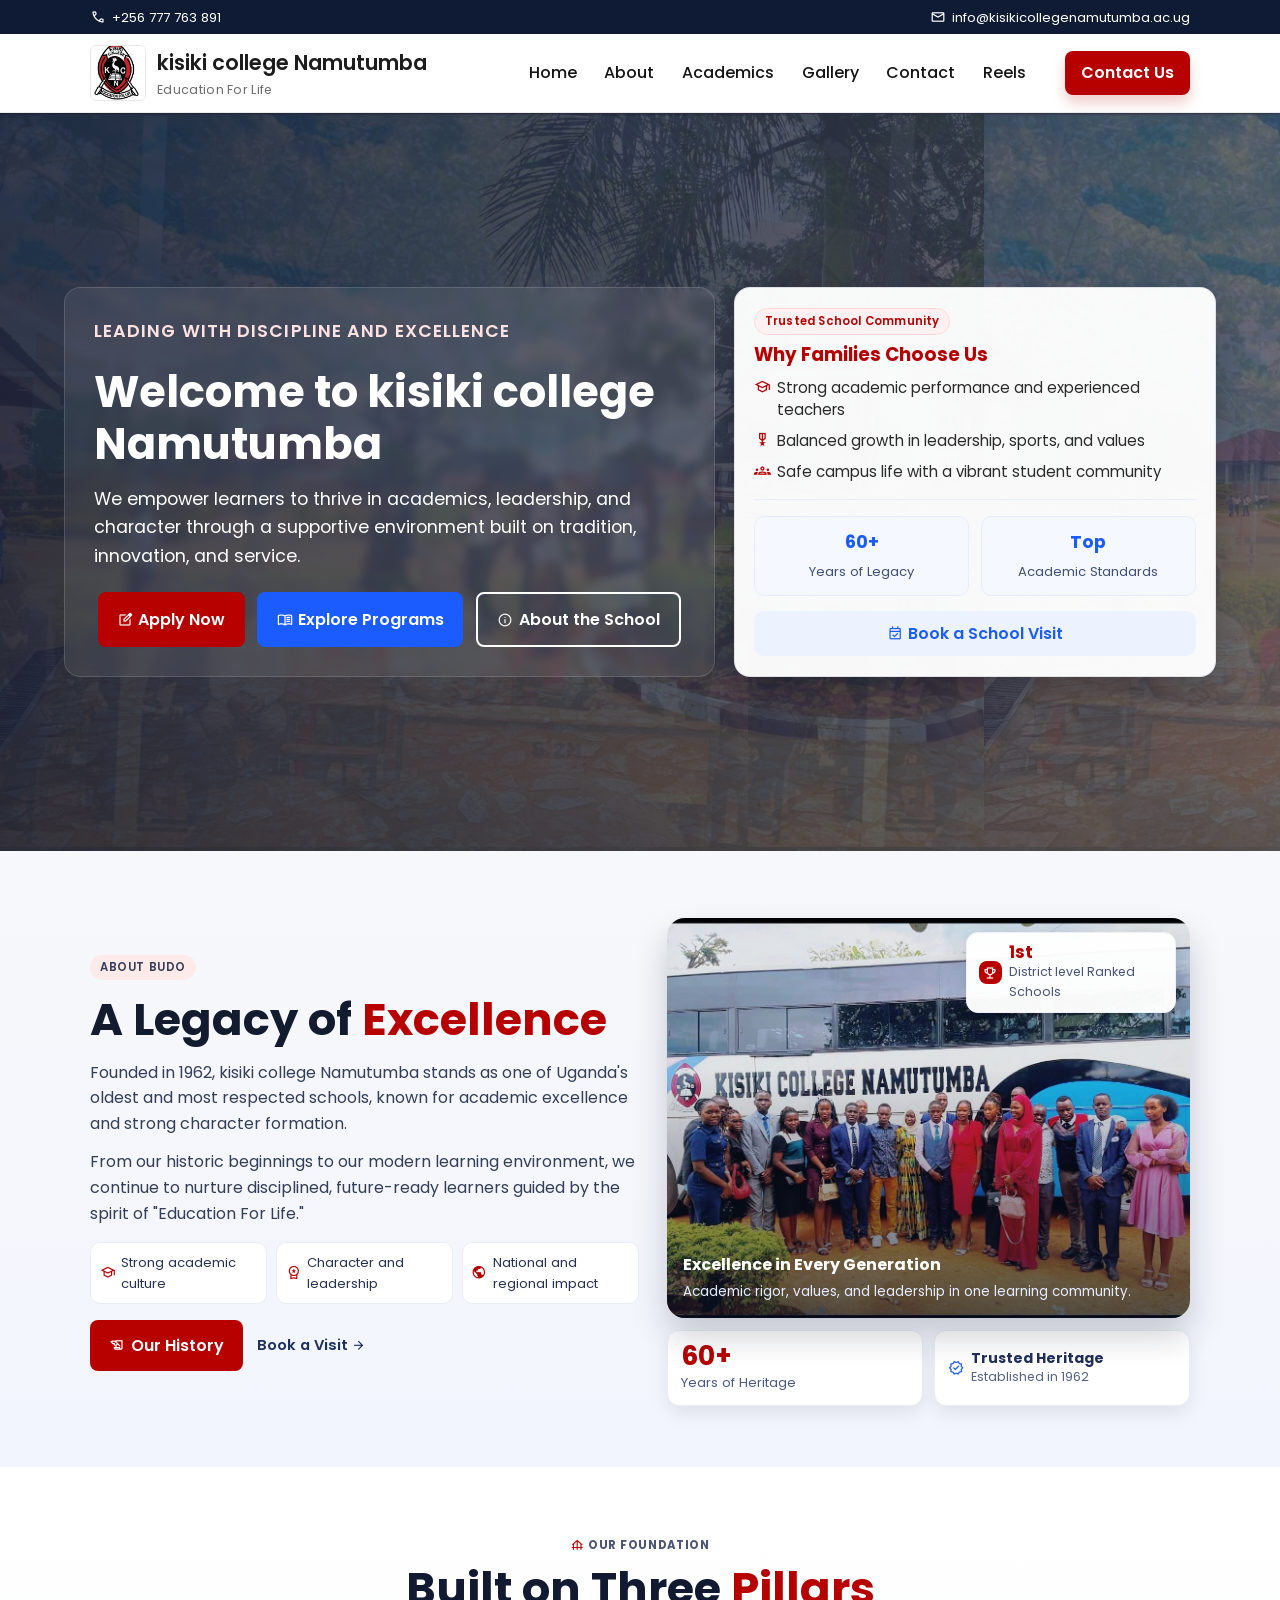
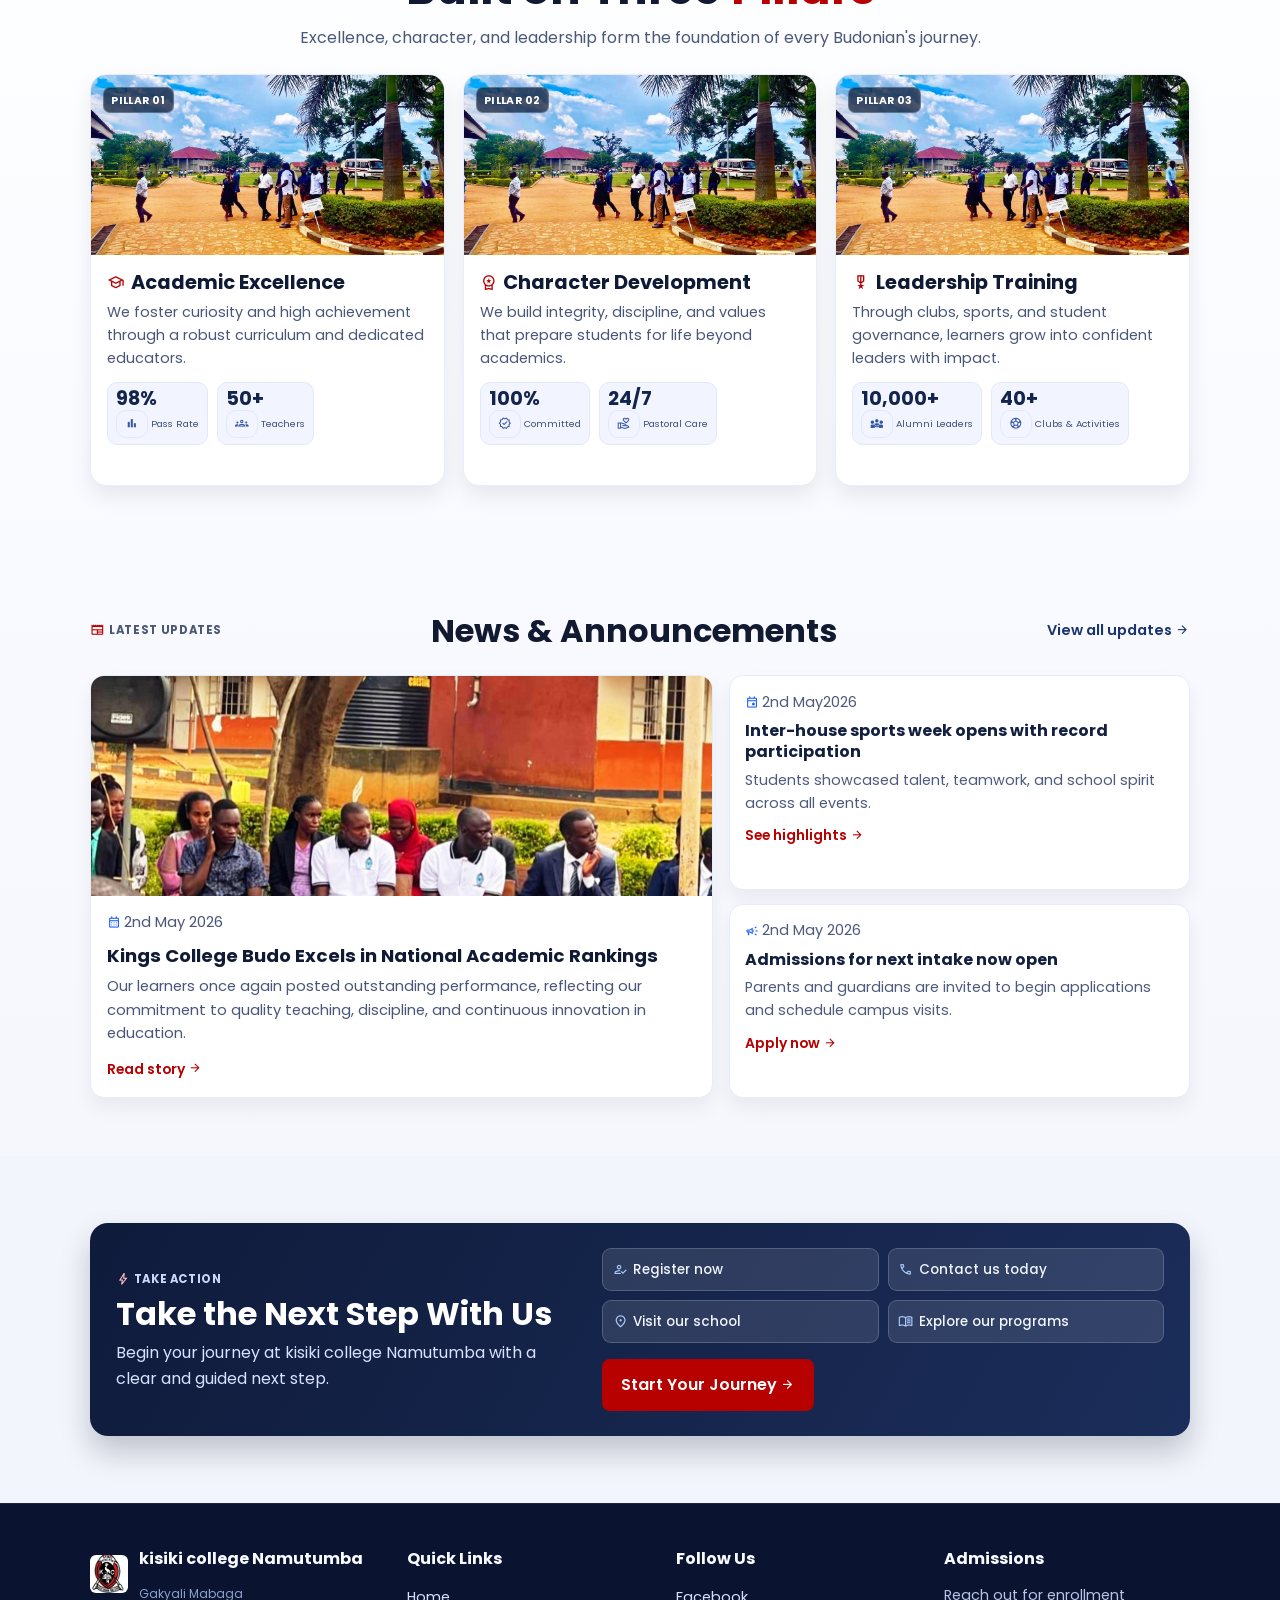
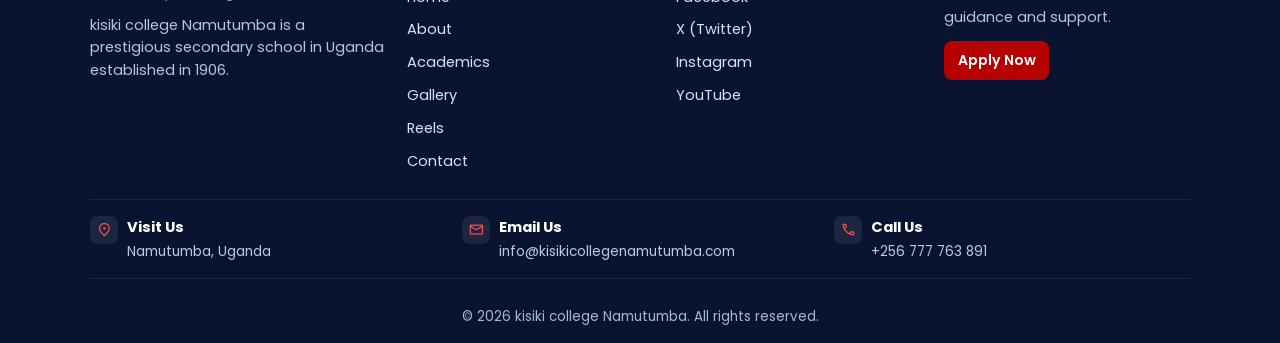
<file: index.html>
<!DOCTYPE html>
<html lang="en">
<head>
  <meta charset="UTF-8">
  <meta name="viewport" content="width=device-width, initial-scale=1.0">
  <meta name="description" content="kisiki college Namutumba official school website home page.">
  <title>kisiki college Namutumba | Home</title>
  <link rel="preconnect" href="https://fonts.googleapis.com">
  <link rel="preconnect" href="https://fonts.gstatic.com" crossorigin>
  <link href="https://fonts.googleapis.com/css2?family=Poppins:wght@300;400;500;600;700&display=swap" rel="stylesheet">
  <link href="https://fonts.googleapis.com/css2?family=Material+Symbols+Outlined" rel="stylesheet">
  <link rel="stylesheet" href="css/style.css">
</head>
<body>
  <!-- Header section with top info strip and navigation -->
  <header class="site-header">
    <div class="header-topbar">
      <div class="container topbar-inner">
        <p class="topbar-item"><span class="material-symbols-outlined" aria-hidden="true">call</span>+256 777 763 891</p>
        <p class="topbar-item"><span class="material-symbols-outlined" aria-hidden="true">mail</span>info@kisikicollegenamutumba.ac.ug</p>
      </div>
    </div>

    <nav class="site-nav" aria-label="Main navigation">
      <div class="container nav-inner">
        <a href="home.html" class="brand-wrapper" aria-label="kisiki college Namutumba home page">
          <img src="logo.jpeg" alt="kisiki college Namutumba" class="school-logo">
          <div class="brand-text">
            <h1>kisiki college Namutumba</h1>
            <p class="motto">Education For Life</p>
          </div>
        </a>

        <button class="menu-toggle" id="menuToggle" aria-label="Toggle menu" aria-expanded="false" aria-controls="navLinks">
          <span></span><span></span><span></span>
        </button>

        <ul class="nav-links" id="navLinks">
          <li><a href="home.html">Home</a></li>
          <li><a href="about.html">About</a></li>
          <li><a href="academics.html">Academics</a></li>
          <li><a href="gallery.html">Gallery</a></li>
          <li><a href="contact.html">Contact</a></li>
          <li><a href="reels.html">Reels</a></li>
        </ul>

        <a href="contact.html" class="header-cta">Contact Us</a>
      </div>
    </nav>
  </header>

  <main>
    <!-- Hero section with moving background effect -->
    <section class="hero" id="hero">
      <div class="moving-bg" aria-hidden="true">
        <div class="bg-track track-a"></div>
        <div class="bg-track track-b"></div>
      </div>
      <div class="overlay"></div>

      <div class="container hero-layout">
        <div class="hero-content">
          <p class="hero-kicker">Leading with Discipline and Excellence</p>
          <h2>Welcome to kisiki college Namutumba</h2>
          <p>
            We empower learners to thrive in academics, leadership, and character through a
            supportive environment built on tradition, innovation, and service.
          </p>
          <div class="hero-buttons">
            <a href="contact.html" class="btn btn-primary"><span class="material-symbols-outlined" aria-hidden="true">edit_square</span>Apply Now</a>
            <a href="academics.html" class="btn btn-secondary"><span class="material-symbols-outlined" aria-hidden="true">menu_book</span>Explore Programs</a>
            <a href="about.html" class="btn btn-outline"><span class="material-symbols-outlined" aria-hidden="true">info</span>About the School</a>
          </div>
        </div>

        <aside class="hero-panel" aria-label="School highlights">
          <p class="hero-panel-tag">Trusted School Community</p>
          <h3>Why Families Choose Us</h3>
          <ul class="hero-points">
            <li><span class="material-symbols-outlined" aria-hidden="true">school</span>Strong academic performance and experienced teachers</li>
            <li><span class="material-symbols-outlined" aria-hidden="true">military_tech</span>Balanced growth in leadership, sports, and values</li>
            <li><span class="material-symbols-outlined" aria-hidden="true">groups</span>Safe campus life with a vibrant student community</li>
          </ul>
          <div class="hero-panel-divider" aria-hidden="true"></div>
          <div class="hero-stats">
            <div>
              <strong>60+</strong>
              <span>Years of Legacy</span>
            </div>
            <div>
              <strong>Top</strong>
              <span>Academic Standards</span>
            </div>
          </div>
          <a href="contact.html" class="hero-panel-link">
            <span class="material-symbols-outlined" aria-hidden="true">event_available</span>
            Book a School Visit
          </a>
        </aside>
      </div>
    </section>

    <!-- Legacy highlight section -->
    <section class="legacy-section">
      <div class="container legacy-layout">
        <div class="legacy-content">
          <p class="legacy-tag">About Budo</p>
          <h3>A Legacy of <span>Excellence</span></h3>
          <p>
            Founded in 1962, kisiki college Namutumba stands as one of Uganda's oldest and most
            respected schools, known for academic excellence and strong character formation.
          </p>
          <p>
            From our historic beginnings to our modern learning environment, we continue to
            nurture disciplined, future-ready learners guided by the spirit of "Education For Life."
          </p>
          <div class="legacy-highlights" aria-label="School strengths">
            <p><span class="material-symbols-outlined" aria-hidden="true">school</span>Strong academic culture</p>
            <p><span class="material-symbols-outlined" aria-hidden="true">workspace_premium</span>Character and leadership</p>
            <p><span class="material-symbols-outlined" aria-hidden="true">public</span>National and regional impact</p>
          </div>
          <div class="legacy-actions">
            <a href="about.html" class="btn btn-primary legacy-btn">
              <span class="material-symbols-outlined" aria-hidden="true">history_edu</span>
              Our History
            </a>
            <a href="contact.html" class="legacy-link">
              Book a Visit
              <span class="material-symbols-outlined" aria-hidden="true">arrow_forward</span>
            </a>
          </div>
        </div>

        <div class="legacy-media">
          <div class="legacy-image-wrap">
            <img src="bus.jpg" alt="Students of kisiki college Namutumba in a classroom" class="legacy-image">
            <div class="legacy-image-overlay"></div>
            <div class="legacy-media-caption">
              <h4>Excellence in Every Generation</h4>
              <p>Academic rigor, values, and leadership in one learning community.</p>
            </div>
            <div class="legacy-card legacy-card-top">
              <span class="material-symbols-outlined" aria-hidden="true">emoji_events</span>
              <div>
                <strong>1st</strong>
                <p>District level Ranked Schools</p>
              </div>
            </div>
          </div>

          <div class="legacy-metrics">
            <div class="legacy-metric legacy-metric-primary">
              <strong>60+</strong>
              <p>Years of Heritage</p>
            </div>
            <div class="legacy-metric legacy-metric-secondary">
              <span class="material-symbols-outlined" aria-hidden="true">verified</span>
              <div>
                <strong>Trusted Heritage</strong>
                <p>Established in 1962</p>
              </div>
            </div>
          </div>
        </div>
      </div>
    </section>

    <!-- Three pillars section -->
    <section class="pillars-section">
      <div class="container">
        <div class="pillars-heading">
          <p class="pillars-tag"><span class="material-symbols-outlined" aria-hidden="true">foundation</span>Our Foundation</p>
          <h3>Built on Three <span>Pillars</span></h3>
          <p>
            Excellence, character, and leadership form the foundation of every Budonian's
            journey.
          </p>
        </div>

        <div class="pillars-grid">
          <article class="pillar-card">
            <div class="pillar-media">
              <img src="compound.jpg" alt="Students during break session" class="pillar-image">
              <p class="pillar-index">Pillar 01</p>
            </div>
            <div class="pillar-content">
              <h4><span class="material-symbols-outlined pillar-title-icon" aria-hidden="true">school</span>Academic Excellence</h4>
              <p>
                We foster curiosity and high achievement through a robust curriculum and
                dedicated educators.
              </p>
              <div class="pillar-meta">
                <span><strong>98%</strong><small><span class="material-symbols-outlined" aria-hidden="true">bar_chart</span>Pass Rate</small></span>
                <span><strong>50+</strong><small><span class="material-symbols-outlined" aria-hidden="true">groups</span>Teachers</small></span>
              </div>
            </div>
          </article>

          <article class="pillar-card">
            <div class="pillar-media">
              <img src="compound.jpg" alt="Palm-lined school campus with students" class="pillar-image">
              <p class="pillar-index">Pillar 02</p>
            </div>
            <div class="pillar-content">
              <h4><span class="material-symbols-outlined pillar-title-icon" aria-hidden="true">workspace_premium</span>Character Development</h4>
              <p>
                We build integrity, discipline, and values that prepare students for life
                beyond academics.
              </p>
              <div class="pillar-meta">
                <span><strong>100%</strong><small><span class="material-symbols-outlined" aria-hidden="true">verified</span>Committed</small></span>
                <span><strong>24/7</strong><small><span class="material-symbols-outlined" aria-hidden="true">volunteer_activism</span>Pastoral Care</small></span>
              </div>
            </div>
          </article>

          <article class="pillar-card">
            <div class="pillar-media">
              <img src="compound.jpg" alt="Students participating in co-curricular leadership activity" class="pillar-image">
              <p class="pillar-index">Pillar 03</p>
            </div>
            <div class="pillar-content">
              <h4><span class="material-symbols-outlined pillar-title-icon" aria-hidden="true">military_tech</span>Leadership Training</h4>
              <p>
                Through clubs, sports, and student governance, learners grow into confident
                leaders with impact.
              </p>
              <div class="pillar-meta">
                <span><strong>10,000+</strong><small><span class="material-symbols-outlined" aria-hidden="true">diversity_3</span>Alumni Leaders</small></span>
                <span><strong>40+</strong><small><span class="material-symbols-outlined" aria-hidden="true">sports_soccer</span>Clubs & Activities</small></span>
              </div>
            </div>
          </article>
        </div>
      </div>
    </section>

    <!-- News section -->
    <section class="news-section">
      <div class="container">
        <div class="news-heading">
          <p class="news-tag"><span class="material-symbols-outlined" aria-hidden="true">newspaper</span>Latest Updates</p>
          <h3>News & Announcements</h3>
          <a href="gallery.html" class="news-view-all">View all updates <span class="material-symbols-outlined" aria-hidden="true">arrow_forward</span></a>
        </div>

        <div class="news-layout">
          <article class="news-featured">
            <img src="henry.jpg" alt="Students celebrating at a school event" class="news-image">
            <div class="news-content">
              <p class="news-meta"><span class="material-symbols-outlined" aria-hidden="true">calendar_month</span>2nd May 2026</p>
              <h4>Kings College Budo Excels in National Academic Rankings</h4>
              <p>
                Our learners once again posted outstanding performance, reflecting our commitment
                to quality teaching, discipline, and continuous innovation in education.
              </p>
              <a href="academics.html" class="news-link">Read story <span class="material-symbols-outlined" aria-hidden="true">arrow_forward</span></a>
            </div>
          </article>

          <div class="news-list">
            <article class="news-item">
              <p class="news-meta"><span class="material-symbols-outlined" aria-hidden="true">event</span>2nd May2026</p>
              <h5>Inter-house sports week opens with record participation</h5>
              <p>Students showcased talent, teamwork, and school spirit across all events.</p>
              <a href="reels.html" class="news-link">See highlights <span class="material-symbols-outlined" aria-hidden="true">arrow_forward</span></a>
            </article>

            <article class="news-item">
              <p class="news-meta"><span class="material-symbols-outlined" aria-hidden="true">campaign</span>2nd May 2026</p>
              <h5>Admissions for next intake now open</h5>
              <p>Parents and guardians are invited to begin applications and schedule campus visits.</p>
              <a href="contact.html" class="news-link">Apply now <span class="material-symbols-outlined" aria-hidden="true">arrow_forward</span></a>
            </article>
          </div>
        </div>
      </div>
    </section>

    <!-- Call to action section -->
    <section class="cta-section">
      <div class="container cta-shell">
        <div class="cta-content">
          <p class="cta-tag"><span class="material-symbols-outlined" aria-hidden="true">bolt</span>Take Action</p>
          <h3>Take the Next Step With Us</h3>
          <p class="cta-intro">
            Begin your journey at kisiki college Namutumba with a clear and guided next step.
          </p>
        </div>

        <div class="cta-right">
          <div class="cta-points">
            <p><span class="material-symbols-outlined" aria-hidden="true">how_to_reg</span><span>Register now</span></p>
            <p><span class="material-symbols-outlined" aria-hidden="true">call</span><span>Contact us today</span></p>
            <p><span class="material-symbols-outlined" aria-hidden="true">location_on</span><span>Visit our school</span></p>
            <p><span class="material-symbols-outlined" aria-hidden="true">menu_book</span><span>Explore our programs</span></p>
          </div>
          <a href="contact.html" class="btn btn-primary cta-btn">
            Start Your Journey
            <span class="material-symbols-outlined" aria-hidden="true">arrow_forward</span>
          </a>
        </div>
      </div>
    </section>
  </main>

  <!-- Footer section -->
  <footer class="site-footer">
    <div class="container footer-top">
      <div class="footer-col footer-brand">
        <div class="footer-logo-row">
          <img src="logo.jpeg" alt="Kings College Budo logo" class="footer-logo">
          <div>
            <h4>kisiki college Namutumba</h4>
            <p class="footer-motto">Gakyali Mabaga</p>
          </div>
        </div>
        <p class="footer-description">
          kisiki college Namutumba is a prestigious secondary school in Uganda established in 1906.
        </p>
      </div>

      <div class="footer-col">
        <h4>Quick Links</h4>
        <ul class="footer-links">
          <li><a href="home.html">Home</a></li>
          <li><a href="about.html">About</a></li>
          <li><a href="academics.html">Academics</a></li>
          <li><a href="gallery.html">Gallery</a></li>
          <li><a href="reels.html">Reels</a></li>
          <li><a href="contact.html">Contact</a></li>
        </ul>
      </div>

      <div class="footer-col">
        <h4>Follow Us</h4>
        <ul class="footer-links">
          <li><a href="#">Facebook</a></li>
          <li><a href="#">X (Twitter)</a></li>
          <li><a href="#">Instagram</a></li>
          <li><a href="#">YouTube</a></li>
        </ul>
      </div>

      <div class="footer-col">
        <h4>Admissions</h4>
        <p class="footer-description">Reach out for enrollment guidance and support.</p>
        <a href="contact.html" class="footer-mini-cta">Apply Now</a>
      </div>
    </div>

    <div class="container footer-contact-strip">
      <div class="footer-contact-card">
        <span class="material-symbols-outlined" aria-hidden="true">location_on</span>
        <div>
          <h5>Visit Us</h5>
          <p> Namutumba, Uganda</p>
        </div>
      </div>
      <div class="footer-contact-card">
        <span class="material-symbols-outlined" aria-hidden="true">mail</span>
        <div>
          <h5>Email Us</h5>
          <p>info@kisikicollegenamutumba.com</p>
        </div>
      </div>
      <div class="footer-contact-card">
        <span class="material-symbols-outlined" aria-hidden="true">call</span>
        <div>
          <h5>Call Us</h5>
          <p>+256 777 763 891
          </p>
        </div>
      </div>
    </div>
    <p class="copyright">&copy; 2026 kisiki college Namutumba. All rights reserved.</p>
  </footer>

  <script src="js/style.js"></script>
</body>
</html>
</file>
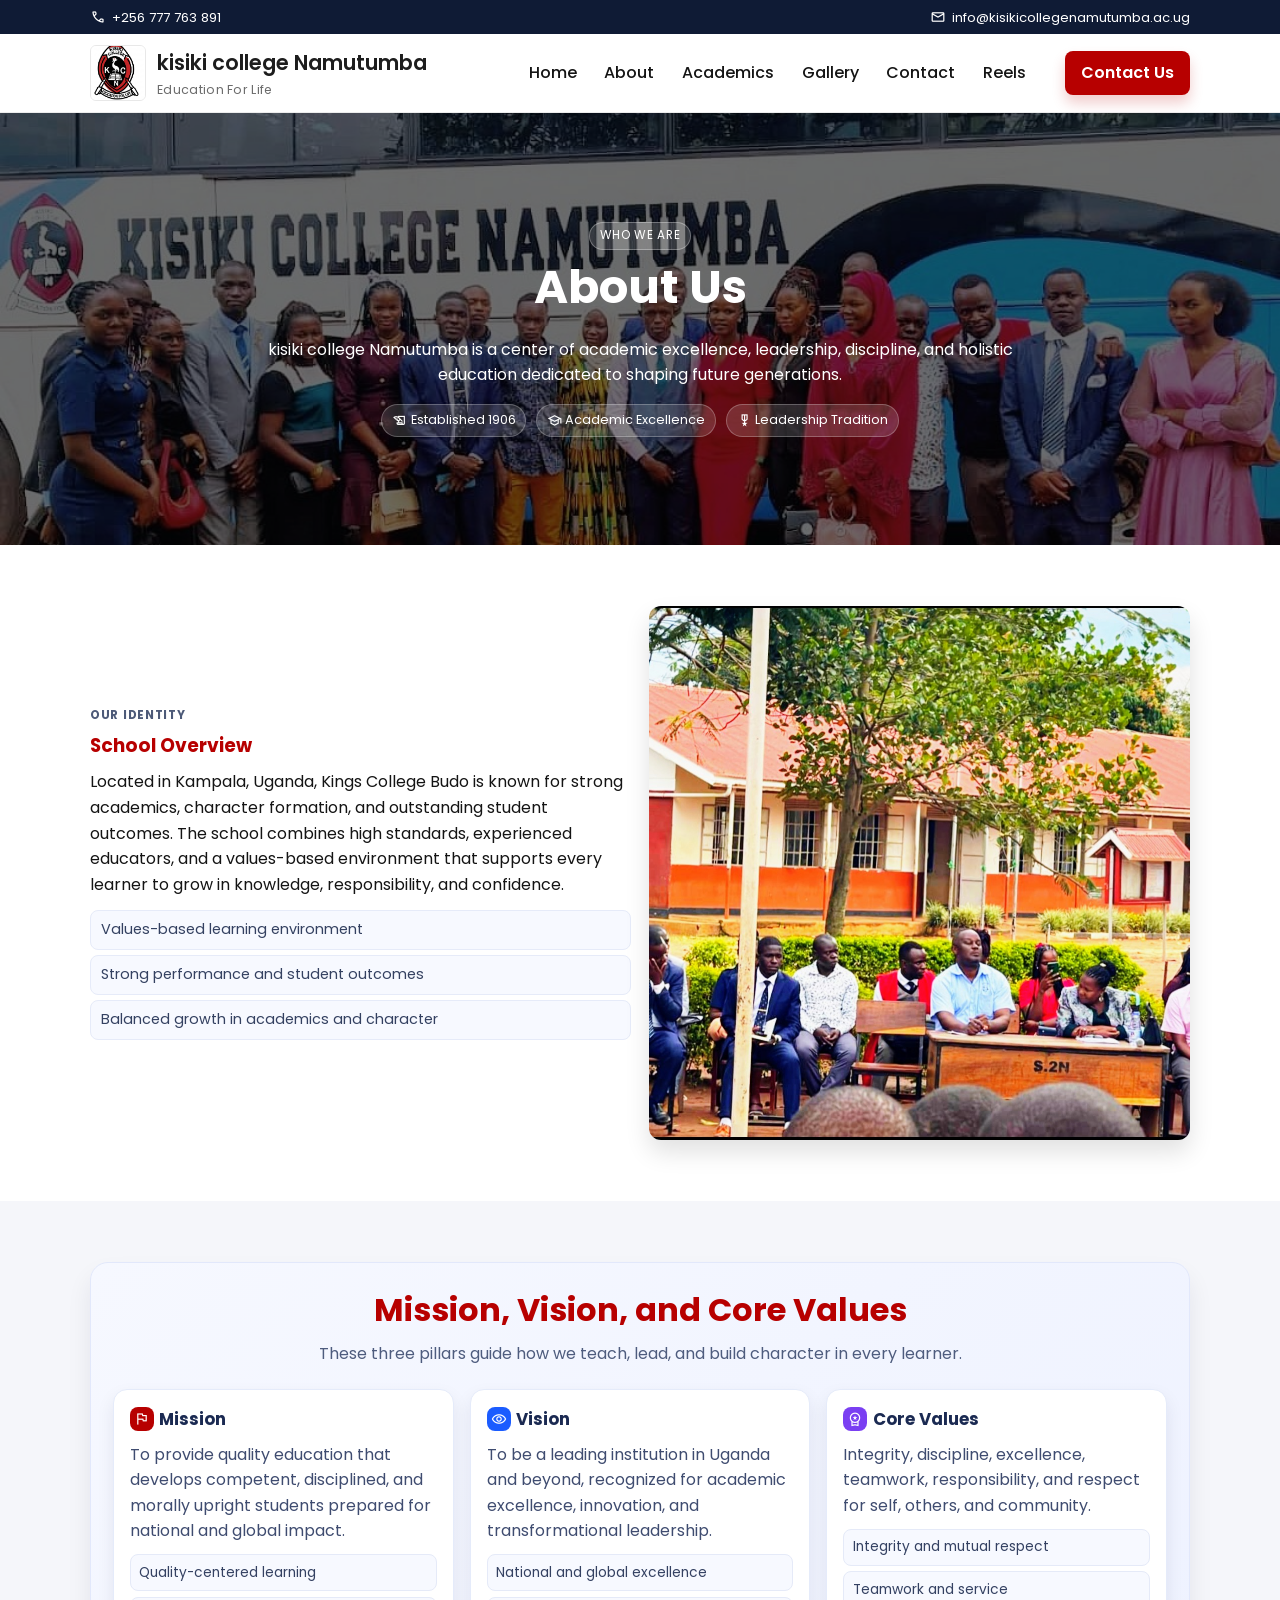
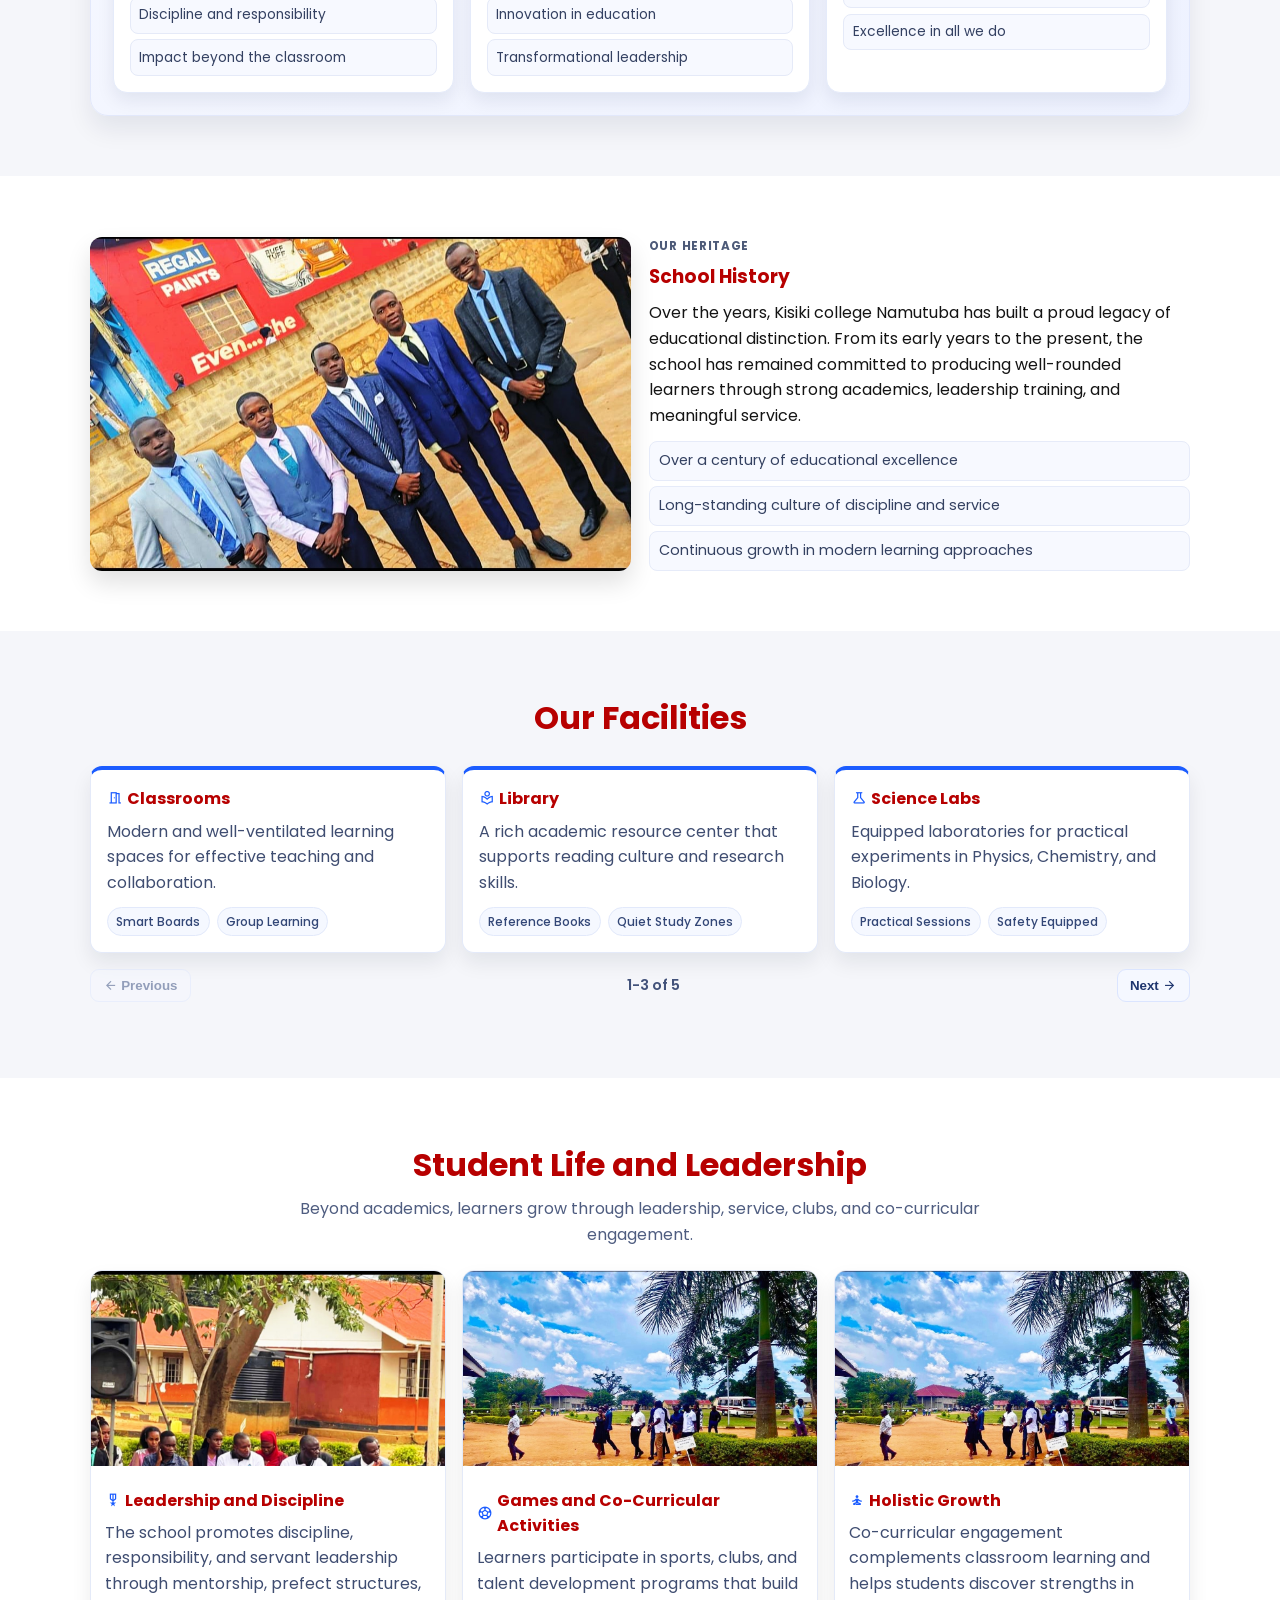
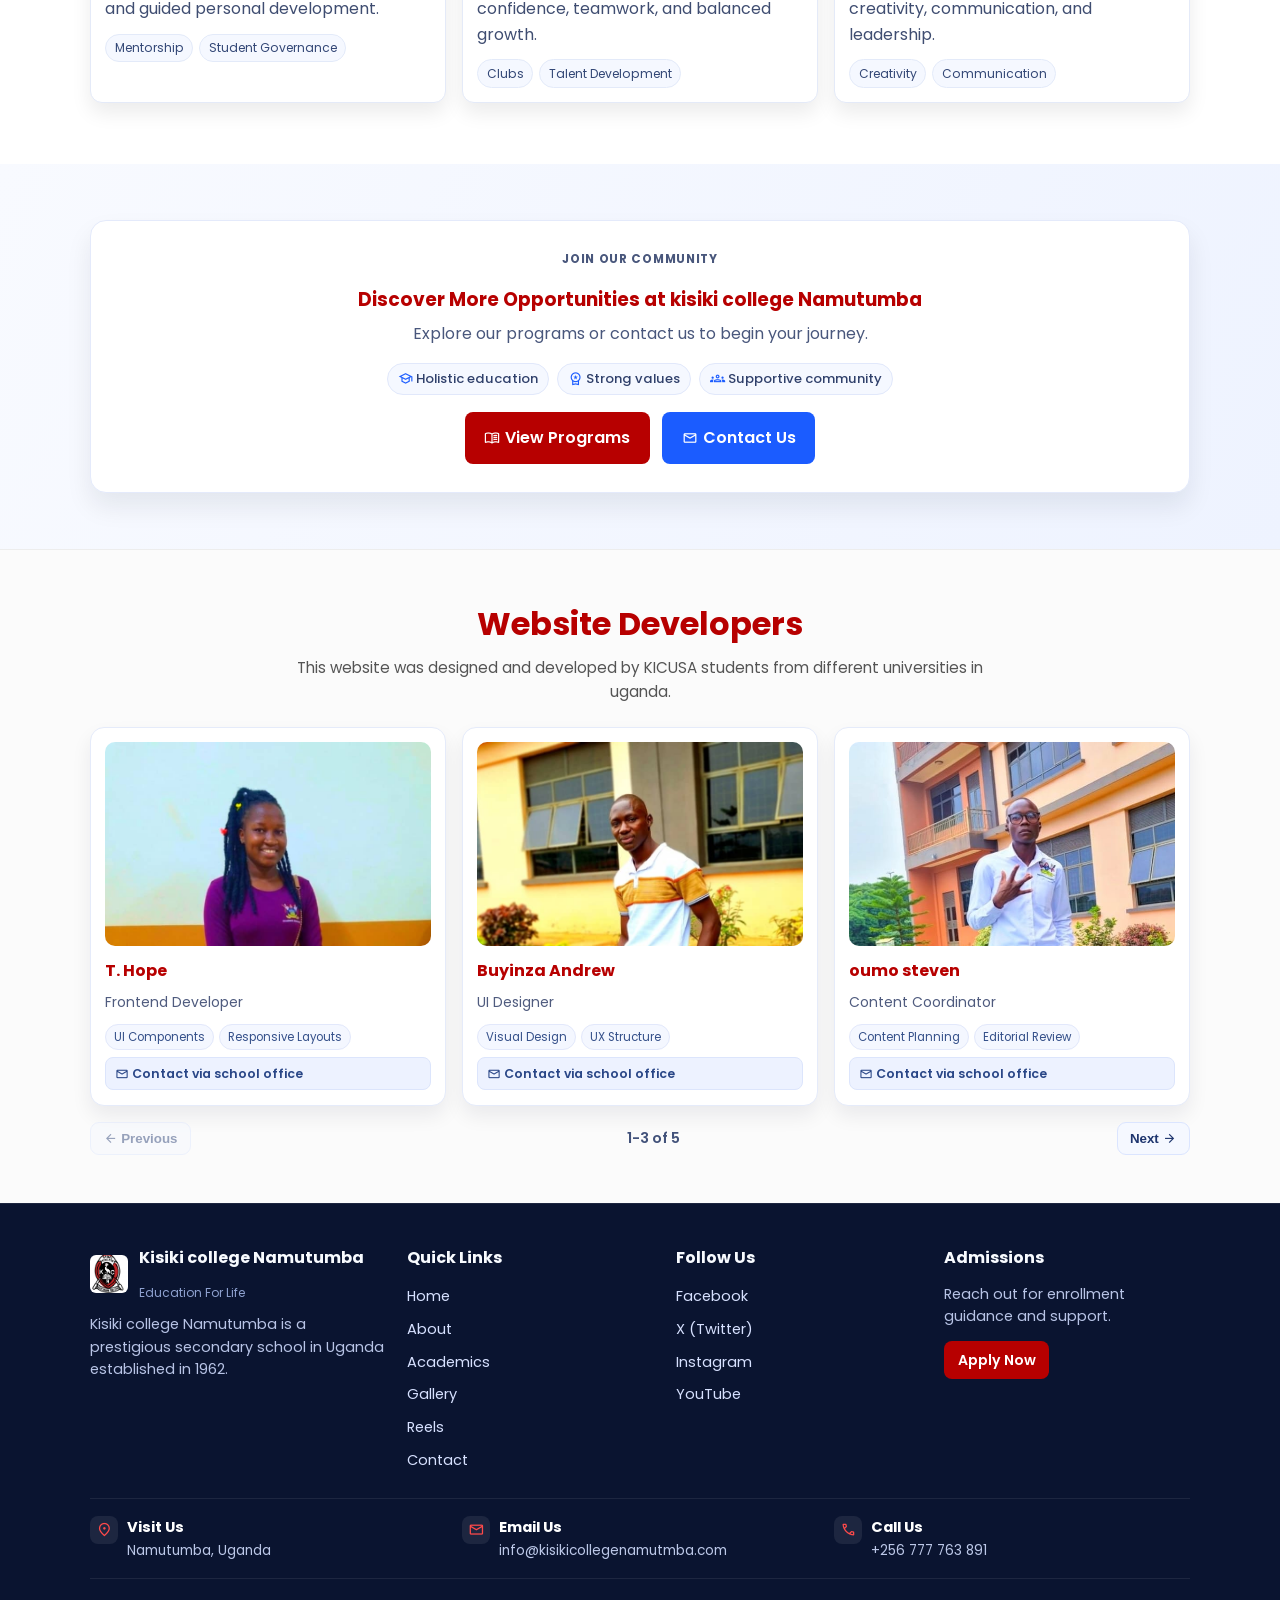
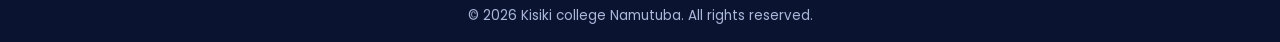
<file: about.html>
<!DOCTYPE html>
<html lang="en">
<head>
  <meta charset="UTF-8">
  <meta name="viewport" content="width=device-width, initial-scale=1.0">
  <meta name="description" content="About Kisiki College Namutumba - history, mission, values, student life, and website developers.">
  <title>About Us | Kisiki College Namutumba</title>
  <link rel="preconnect" href="https://fonts.googleapis.com">
  <link rel="preconnect" href="https://fonts.gstatic.com" crossorigin>
  <link href="https://fonts.googleapis.com/css2?family=Poppins:wght@300;400;500;600;700&display=swap" rel="stylesheet">
  <link href="https://fonts.googleapis.com/css2?family=Material+Symbols+Outlined" rel="stylesheet">
  <link rel="stylesheet" href="css/style.css">
</head>
<body>
  <!-- Header section with top info strip and navigation -->
  <header class="site-header">
    <div class="header-topbar">
      <div class="container topbar-inner">
        <p class="topbar-item"><span class="material-symbols-outlined" aria-hidden="true">call</span>+256 777 763 891</p>
        <p class="topbar-item"><span class="material-symbols-outlined" aria-hidden="true">mail</span>info@kisikicollegenamutumba.ac.ug</p>
      </div>
    </div>

    <nav class="site-nav" aria-label="Main navigation">
      <div class="container nav-inner">
        <a href="home.html" class="brand-wrapper" aria-label="kisiki college Namutumba home page">
          <img src="logo.jpeg" alt="kisiki college Namutumba logo" class="school-logo">
          <div class="brand-text">
            <h1>kisiki college Namutumba</h1>
            <p class="motto">Education For Life</p>
          </div>
        </a>

        <button class="menu-toggle" id="menuToggle" aria-label="Toggle menu" aria-expanded="false" aria-controls="navLinks">
          <span></span><span></span><span></span>
        </button>

        <ul class="nav-links" id="navLinks">
          <li><a href="home.html">Home</a></li>
          <li><a href="about.html" aria-current="page">About</a></li>
          <li><a href="academics.html">Academics</a></li>
          <li><a href="gallery.html">Gallery</a></li>
          <li><a href="contact.html">Contact</a></li>
          <li><a href="reels.html">Reels</a></li>
        </ul>

        <a href="contact.html" class="header-cta">Contact Us</a>
      </div>
    </nav>
  </header>

  <main>
    <!-- About header section -->
    <section class="about-hero reveal-on-scroll">
      <div class="about-hero-overlay"></div>
      <div class="container about-hero-content">
        <p class="about-hero-tag">Who We Are</p>
        <h2>About Us</h2>
        <p>
         kisiki college Namutumba is a center of academic excellence, leadership, discipline,
          and holistic education dedicated to shaping future generations.
        </p>
        <div class="about-hero-highlights">
          <p><span class="material-symbols-outlined" aria-hidden="true">history_edu</span>Established 1906</p>
          <p><span class="material-symbols-outlined" aria-hidden="true">school</span>Academic Excellence</p>
          <p><span class="material-symbols-outlined" aria-hidden="true">military_tech</span>Leadership Tradition</p>
        </div>
      </div>
    </section>

    <!-- School overview section -->
    <section class="about-section reveal-on-scroll">
      <div class="container school-overview">
        <div class="school-overview-text">
          <p class="section-eyebrow">Our Identity</p>
          <h3>School Overview</h3>
          <p>
            Located in Kampala, Uganda, Kings College Budo is known for strong academics,
            character formation, and outstanding student outcomes. The school combines
            high standards, experienced educators, and a values-based environment that
            supports every learner to grow in knowledge, responsibility, and confidence.
          </p>
          <ul class="about-points">
            <li>Values-based learning environment</li>
            <li>Strong performance and student outcomes</li>
            <li>Balanced growth in academics and character</li>
          </ul>
        </div>
        <img src="dungu.jpg" alt="Kings College Budo school compound" class="school-overview-image">
      </div>
    </section>

    <!-- Mission, vision, and values section -->
    <section class="about-section section-light reveal-on-scroll">
      <div class="container mvv-showcase">
        <div class="section-heading">
          <h3>Mission, Vision, and Core Values</h3>
          <p class="mvv-intro">
            These three pillars guide how we teach, lead, and build character in every learner.
          </p>
        </div>
        <div class="mvv-grid">
          <article class="mvv-card mvv-card-mission">
            <div class="mvv-card-head">
              <span class="material-symbols-outlined" aria-hidden="true">flag</span>
              <h4>Mission</h4>
            </div>
            <p class="mvv-main-text">
              To provide quality education that develops competent, disciplined, and
              morally upright students prepared for national and global impact.
            </p>
            <ul class="mvv-list">
              <li>Quality-centered learning</li>
              <li>Discipline and responsibility</li>
              <li>Impact beyond the classroom</li>
            </ul>
          </article>
          <article class="mvv-card mvv-card-vision">
            <div class="mvv-card-head">
              <span class="material-symbols-outlined" aria-hidden="true">visibility</span>
              <h4>Vision</h4>
            </div>
            <p class="mvv-main-text">
              To be a leading institution in Uganda and beyond, recognized for academic
              excellence, innovation, and transformational leadership.
            </p>
            <ul class="mvv-list">
              <li>National and global excellence</li>
              <li>Innovation in education</li>
              <li>Transformational leadership</li>
            </ul>
          </article>
          <article class="mvv-card mvv-card-values">
            <div class="mvv-card-head">
              <span class="material-symbols-outlined" aria-hidden="true">workspace_premium</span>
              <h4>Core Values</h4>
            </div>
            <p class="mvv-main-text">
              Integrity, discipline, excellence, teamwork, responsibility, and respect
              for self, others, and community.
            </p>
            <ul class="mvv-list">
              <li>Integrity and mutual respect</li>
              <li>Teamwork and service</li>
              <li>Excellence in all we do</li>
            </ul>
          </article>
        </div>
      </div>
    </section>

    <!-- School history section -->
    <section class="about-section reveal-on-scroll">
      <div class="container history-layout">
        <img src="student leaders.jpg" alt="Historical image related to Kings College Budo" class="history-image">
        <div class="history-text">
          <p class="section-eyebrow">Our Heritage</p>
          <h3>School History</h3>
          <p>
            Over the years, Kisiki college Namutuba has built a proud legacy of educational
            distinction. From its early years to the present, the school has remained
            committed to producing well-rounded learners through strong academics,
            leadership training, and meaningful service.
          </p>
          <ul class="about-points">
            <li>Over a century of educational excellence</li>
            <li>Long-standing culture of discipline and service</li>
            <li>Continuous growth in modern learning approaches</li>
          </ul>
        </div>
      </div>
    </section>

    <!-- Facilities section -->
    <section class="about-section section-light reveal-on-scroll">
      <div class="container">
        <div class="section-heading">
          <h3>Our Facilities</h3>
        </div>
        <div class="facilities-grid" id="facilitiesGrid">
          <article class="facility-card">
            <h4><span class="material-symbols-outlined" aria-hidden="true">meeting_room</span>Classrooms</h4>
            <p>Modern and well-ventilated learning spaces for effective teaching and collaboration.</p>
            <div class="facility-meta"><span>Smart Boards</span><span>Group Learning</span></div>
          </article>
          <article class="facility-card">
            <h4><span class="material-symbols-outlined" aria-hidden="true">local_library</span>Library</h4>
            <p>A rich academic resource center that supports reading culture and research skills.</p>
            <div class="facility-meta"><span>Reference Books</span><span>Quiet Study Zones</span></div>
          </article>
          <article class="facility-card">
            <h4><span class="material-symbols-outlined" aria-hidden="true">science</span>Science Labs</h4>
            <p>Equipped laboratories for practical experiments in Physics, Chemistry, and Biology.</p>
            <div class="facility-meta"><span>Practical Sessions</span><span>Safety Equipped</span></div>
          </article>
          <article class="facility-card">
            <h4><span class="material-symbols-outlined" aria-hidden="true">computer</span>Computer Lab</h4>
            <p>ICT-enabled labs to build digital literacy and support technology-integrated learning.</p>
            <div class="facility-meta"><span>Internet Access</span><span>Digital Skills</span></div>
          </article>
          <article class="facility-card">
            <h4><span class="material-symbols-outlined" aria-hidden="true">sports_soccer</span>Sports Grounds</h4>
            <p>Quality sports facilities that nurture teamwork, fitness, and competitive excellence.</p>
            <div class="facility-meta"><span>Team Sports</span><span>Fitness Programs</span></div>
          </article>
        </div>
        <div class="facilities-controls" aria-label="Facilities navigation">
          <button type="button" class="facility-nav-btn" id="facilitiesPrev">
            <span class="material-symbols-outlined" aria-hidden="true">arrow_back</span>
            Previous
          </button>
          <p class="facilities-status" id="facilitiesStatus" aria-live="polite"></p>
          <button type="button" class="facility-nav-btn" id="facilitiesNext">
            Next
            <span class="material-symbols-outlined" aria-hidden="true">arrow_forward</span>
          </button>
        </div>
      </div>
    </section>

    <!-- Student life and leadership section -->
    <section class="about-section reveal-on-scroll">
      <div class="container">
        <div class="section-heading">
          <h3>Student Life and Leadership</h3>
          <p class="student-life-intro">
            Beyond academics, learners grow through leadership, service, clubs, and co-curricular engagement.
          </p>
        </div>
        <div class="student-life-grid">
          <article class="student-life-card">
            <img src="henry.jpg" alt="Student leadership activities">
            <div class="student-life-content">
              <h4><span class="material-symbols-outlined" aria-hidden="true">military_tech</span>Leadership and Discipline</h4>
              <p>
                The school promotes discipline, responsibility, and servant leadership
                through mentorship, prefect structures, and guided personal development.
              </p>
              <div class="student-life-meta">
                <span>Mentorship</span>
                <span>Student Governance</span>
              </div>
            </div>
          </article>
          <article class="student-life-card">
            <img src="compound.jpg" alt="Students participating in sports activities">
            <div class="student-life-content">
              <h4><span class="material-symbols-outlined" aria-hidden="true">sports_soccer</span>Games and Co-Curricular Activities</h4>
              <p>
                Learners participate in sports, clubs, and talent development programs
                that build confidence, teamwork, and balanced growth.
              </p>
              <div class="student-life-meta">
                <span>Clubs</span>
                <span>Talent Development</span>
              </div>
            </div>
          </article>
          <article class="student-life-card">
            <img src="compound.jpg" alt="Students during games session">
            <div class="student-life-content">
              <h4><span class="material-symbols-outlined" aria-hidden="true">self_improvement</span>Holistic Growth</h4>
              <p>
                Co-curricular engagement complements classroom learning and helps students
                discover strengths in creativity, communication, and leadership.
              </p>
              <div class="student-life-meta">
                <span>Creativity</span>
                <span>Communication</span>
              </div>
            </div>
          </article>
        </div>
      </div>
    </section>

    <!-- Call to action section -->
    <section class="about-cta reveal-on-scroll">
      <div class="container about-cta-shell">
        <div class="about-cta-content">
          <p class="about-cta-tag">Join Our Community</p>
          <h3>Discover More Opportunities at kisiki college Namutumba</h3>
          <p>Explore our programs or contact us to begin your journey.</p>
          <div class="about-cta-points">
            <p><span class="material-symbols-outlined" aria-hidden="true">school</span>Holistic education</p>
            <p><span class="material-symbols-outlined" aria-hidden="true">workspace_premium</span>Strong values</p>
            <p><span class="material-symbols-outlined" aria-hidden="true">groups</span>Supportive community</p>
          </div>
          <div class="hero-buttons">
            <a href="academics.html" class="btn btn-primary"><span class="material-symbols-outlined" aria-hidden="true">menu_book</span>View Programs</a>
            <a href="contact.html" class="btn btn-secondary"><span class="material-symbols-outlined" aria-hidden="true">mail</span>Contact Us</a>
          </div>
        </div>
      </div>
    </section>

    <!-- Website developers section -->
    <section class="developers-section reveal-on-scroll">
      <div class="container">
        <div class="section-heading">
          <h3>Website Developers</h3>
          <p class="developers-note">
            This website was designed and developed by KICUSA students from different universities in uganda.
          </p>
        </div>
        <div class="developers-grid" id="developersGrid">
          <article class="developer-card">
            <img src="T.hope.jpeg" alt="Developer Hope">
            <h4>T. Hope</h4>
            <p class="developer-role">Frontend Developer</p>
            <div class="developer-tags">
              <span>UI Components</span>
              <span>Responsive Layouts</span>
            </div>
            <a href="contact.html" class="developer-contact-link">
              <span class="material-symbols-outlined" aria-hidden="true">mail</span>
              Contact via school office
            </a>
          </article>
          <article class="developer-card">
            <img src="andrew.jpeg" alt="Developer Andrew">
            <h4> Buyinza Andrew</h4>
            <p class="developer-role">UI Designer</p>
            <div class="developer-tags">
              <span>Visual Design</span>
              <span>UX Structure</span>
            </div>
            <a href="contact.html" class="developer-contact-link">
              <span class="material-symbols-outlined" aria-hidden="true">mail</span>
              Contact via school office
            </a>
          </article>
          <article class="developer-card">
            <img src="oumo.jpeg" alt="Developer oumo">
            <h4>oumo steven</h4>
            <p class="developer-role">Content Coordinator</p>
            <div class="developer-tags">
              <span>Content Planning</span>
              <span>Editorial Review</span>
            </div>
            <a href="contact.html" class="developer-contact-link">
              <span class="material-symbols-outlined" aria-hidden="true">mail</span>
              Contact via school office
            </a>
          </article>
          <article class="developer-card">
            <img src="joshua.jpeg" alt="Developer joshua">
            <h4>Bagwana Joshua</h4>
            <p class="developer-role">Frontend Developer</p>
            <div class="developer-tags">
              <span>Interactive Features</span>
              <span>Performance Tuning</span>
            </div>
            <a href="contact.html" class="developer-contact-link">
              <span class="material-symbols-outlined" aria-hidden="true">mail</span>
              Contact via school office
            </a>
          </article>
          <article class="developer-card">
            <img src="walyendo.jpeg" alt="Developer walyendo">
            <h4>Walyendo Joseph</h4>
            <p class="developer-role">Project Support</p>
            <div class="developer-tags">
              <span>Coordination</span>
              <span>Quality Checks</span>
            </div>
            <a href="contact.html" class="developer-contact-link">
              <span class="material-symbols-outlined" aria-hidden="true">mail</span>
              Contact via school office
            </a>
          </article>
        </div>
        <div class="developers-controls" aria-label="Developers navigation">
          <button type="button" class="developer-nav-btn" id="developersPrev">
            <span class="material-symbols-outlined" aria-hidden="true">arrow_back</span>
            Previous
          </button>
          <p class="developers-status" id="developersStatus" aria-live="polite"></p>
          <button type="button" class="developer-nav-btn" id="developersNext">
            Next
            <span class="material-symbols-outlined" aria-hidden="true">arrow_forward</span>
          </button>
        </div>
      </div>
    </section>
  </main>

  <!-- Footer section -->
  <footer class="site-footer">
    <div class="container footer-top">
      <div class="footer-col footer-brand">
        <div class="footer-logo-row">
          <img src="logo.jpeg" alt="Kisiki college Namutumba logo" class="footer-logo">
          <div>
            <h4>Kisiki college Namutumba</h4>
            <p class="footer-motto">Education For Life</p>
          </div>
        </div>
        <p class="footer-description">
          Kisiki college Namutumba is a prestigious secondary school in Uganda established in 1962.
        </p>
      </div>

      <div class="footer-col">
        <h4>Quick Links</h4>
        <ul class="footer-links">
          <li><a href="home.html">Home</a></li>
          <li><a href="about.html">About</a></li>
          <li><a href="academics.html">Academics</a></li>
          <li><a href="gallery.html">Gallery</a></li>
          <li><a href="reels.html">Reels</a></li>
          <li><a href="contact.html">Contact</a></li>
        </ul>
      </div>

      <div class="footer-col">
        <h4>Follow Us</h4>
        <ul class="footer-links">
          <li><a href="#">Facebook</a></li>
          <li><a href="#">X (Twitter)</a></li>
          <li><a href="#">Instagram</a></li>
          <li><a href="#">YouTube</a></li>
        </ul>
      </div>

      <div class="footer-col">
        <h4>Admissions</h4>
        <p class="footer-description">Reach out for enrollment guidance and support.</p>
        <a href="contact.html" class="footer-mini-cta">Apply Now</a>
      </div>
    </div>

    <div class="container footer-contact-strip">
      <div class="footer-contact-card">
        <span class="material-symbols-outlined" aria-hidden="true">location_on</span>
        <div>
          <h5>Visit Us</h5>
          <p>Namutumba, Uganda</p>
        </div>
      </div>
      <div class="footer-contact-card">
        <span class="material-symbols-outlined" aria-hidden="true">mail</span>
        <div>
          <h5>Email Us</h5>
          <p>info@kisikicollegenamutmba.com</p>
        </div>
      </div>
      <div class="footer-contact-card">
        <span class="material-symbols-outlined" aria-hidden="true">call</span>
        <div>
          <h5>Call Us</h5>
          <p>+256 777 763 891</p>
        </div>
      </div>
    </div>
    <p class="copyright">&copy; 2026 Kisiki college Namutuba. All rights reserved.</p>
  </footer>

  <script src="js/script.js"></script>
</body>
</html>
</file>
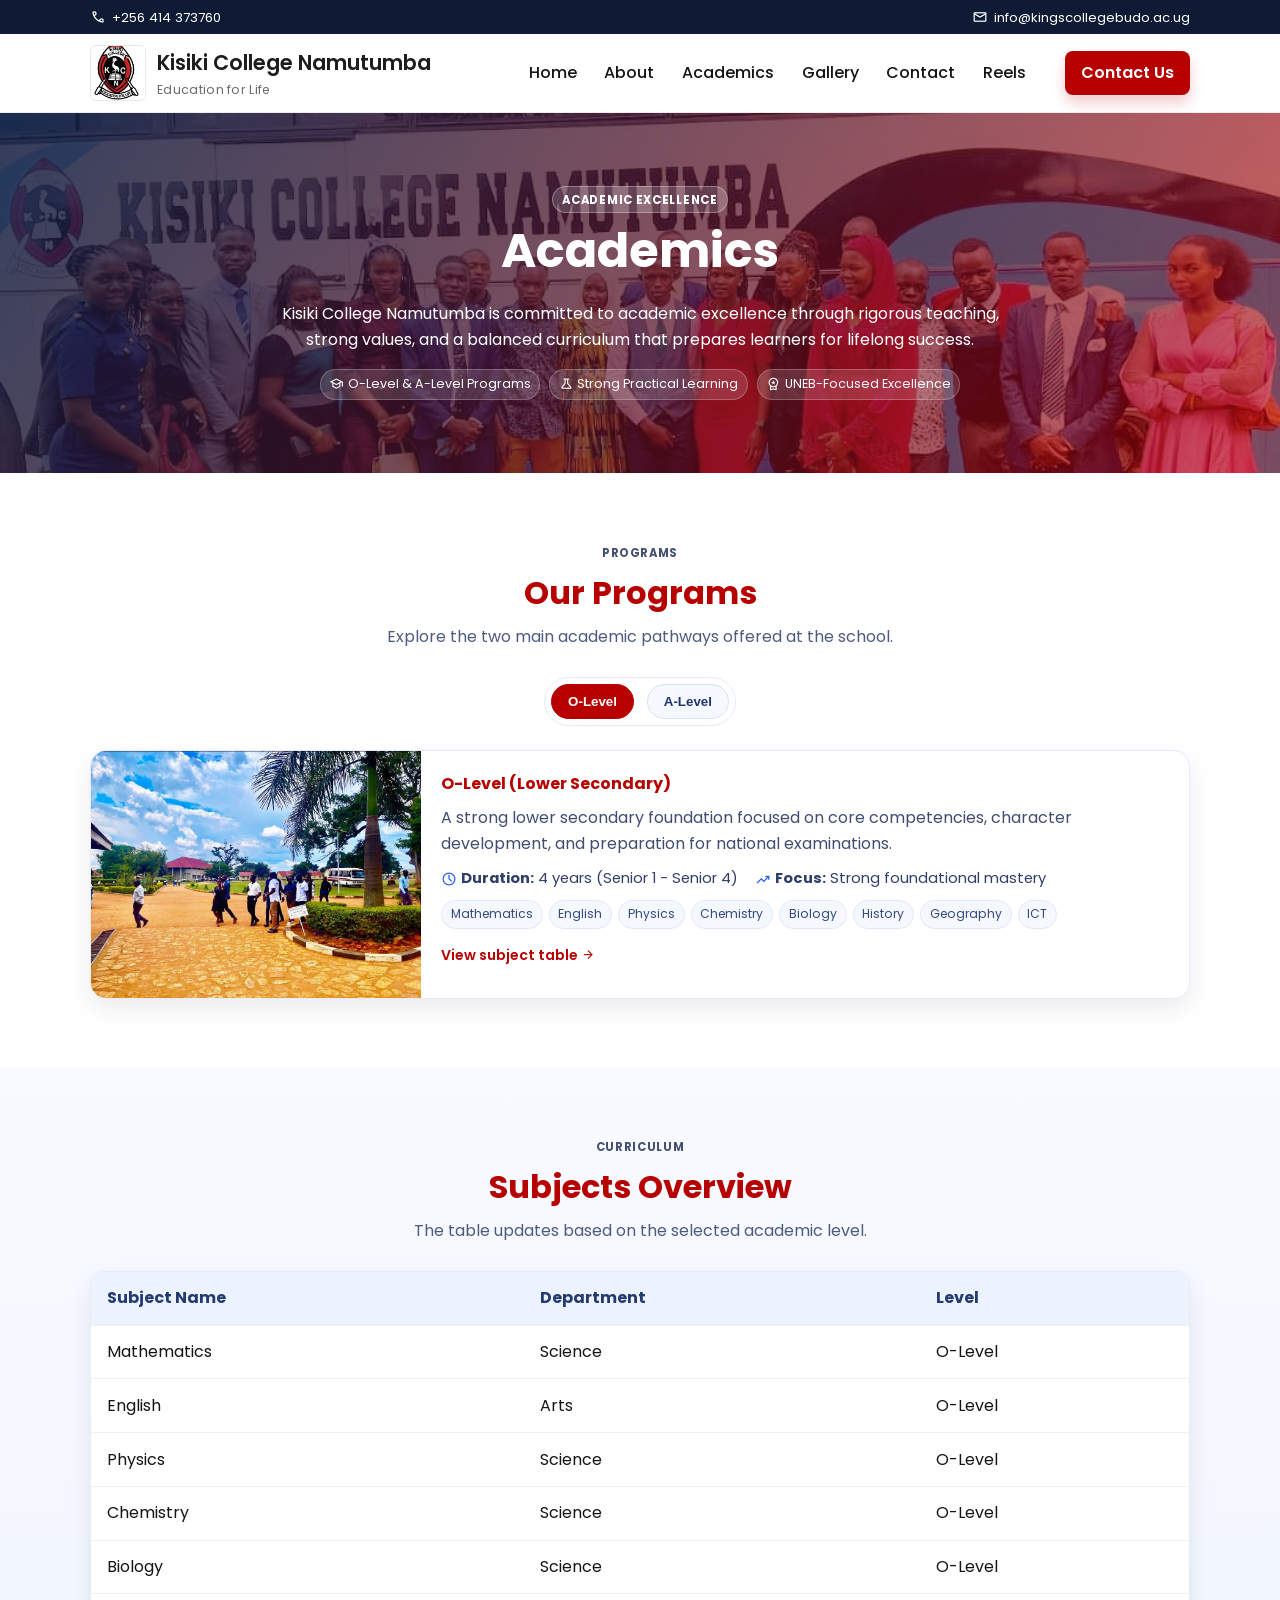
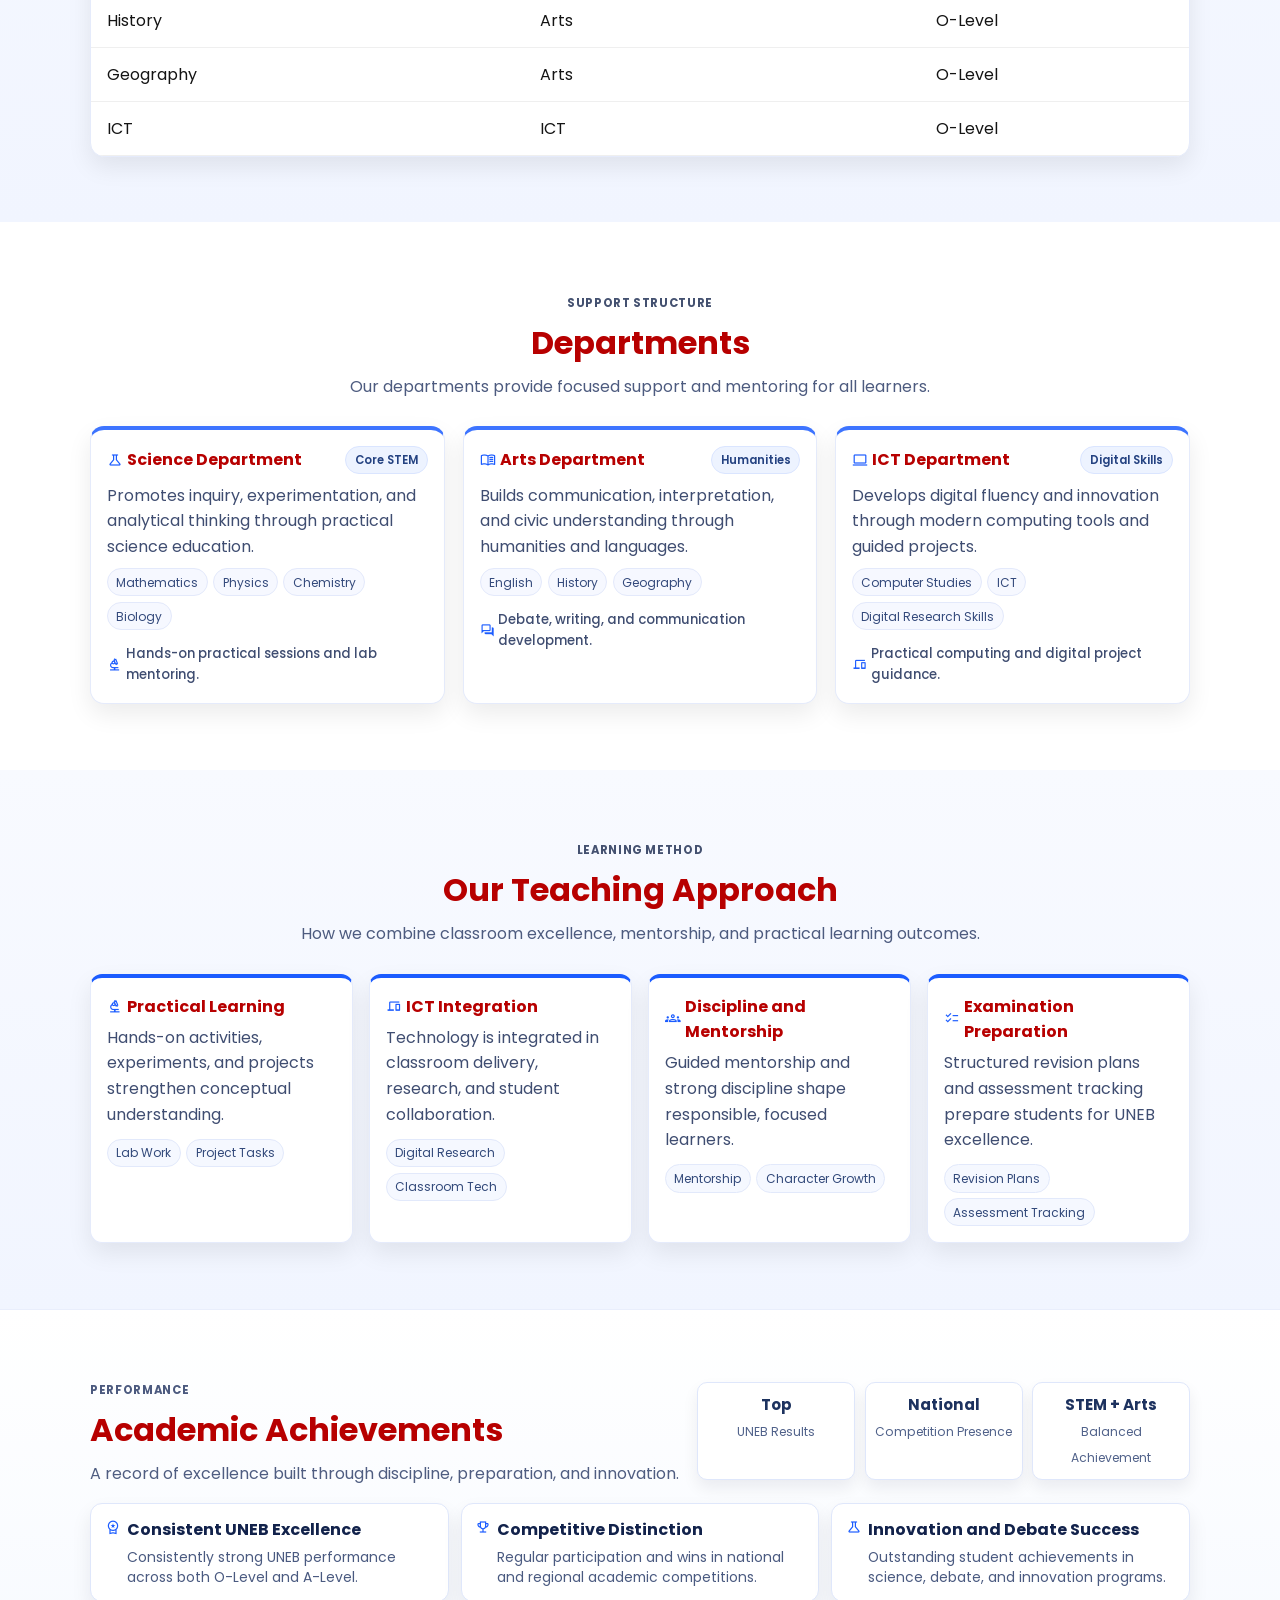
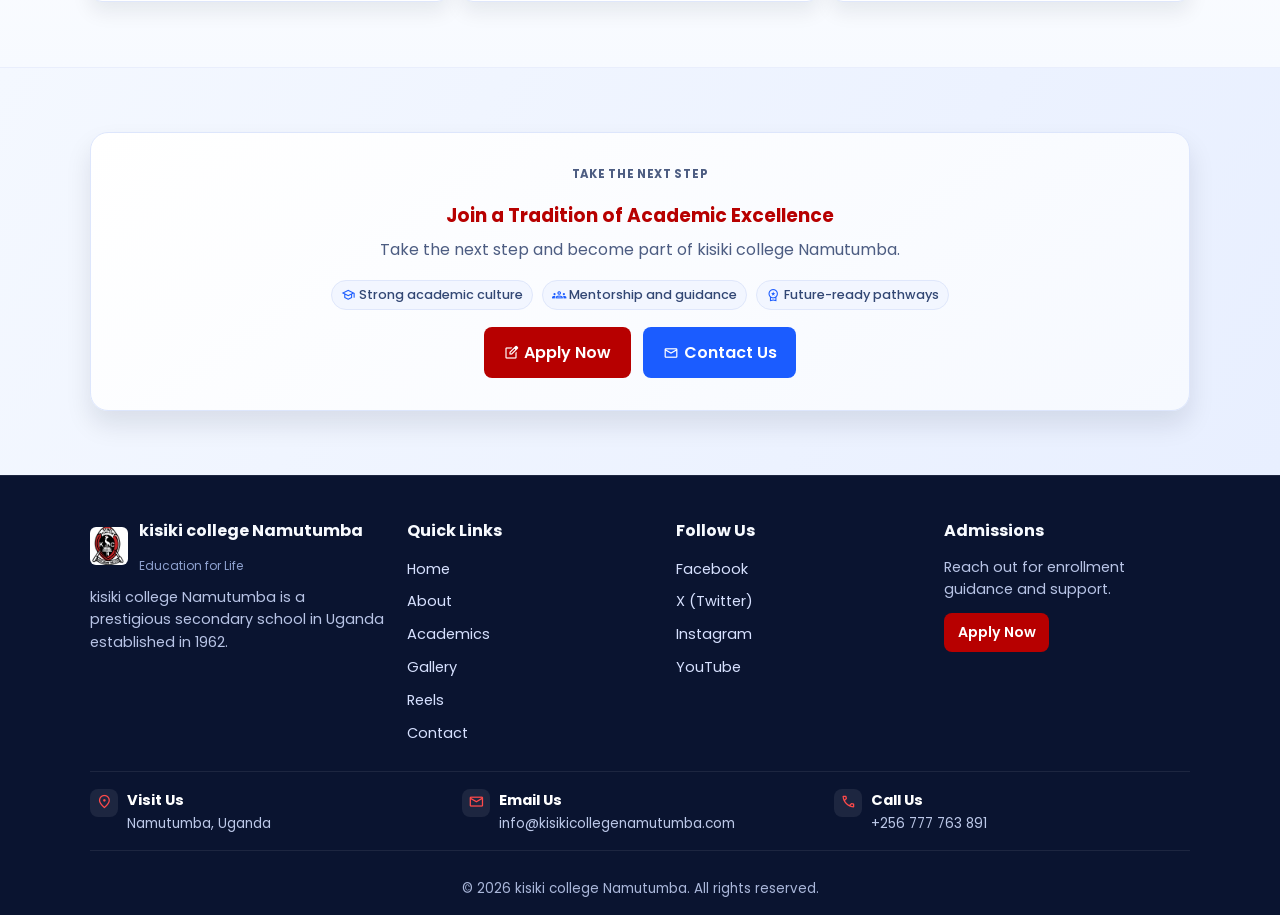
<file: academics.html>
<!DOCTYPE html>
<html lang="en">
<head>
  <meta charset="UTF-8">
  <meta name="viewport" content="width=device-width, initial-scale=1.0">
  <meta name="description" content="Academics page for Kisiki College Namutumba showcasing programs, departments, and academic excellence.">
  <title>Academics | Kisiki College Namutumba</title>
  <link rel="preconnect" href="https://fonts.googleapis.com">
  <link rel="preconnect" href="https://fonts.gstatic.com" crossorigin>
  <link href="https://fonts.googleapis.com/css2?family=Poppins:wght@300;400;500;600;700&display=swap" rel="stylesheet">
  <link href="https://fonts.googleapis.com/css2?family=Material+Symbols+Outlined" rel="stylesheet">
  <link rel="stylesheet" href="css/style.css">
  <link rel="stylesheet" href="css/academics.css">
</head>
<body>
  <!-- Header section with top info strip and navigation -->
  <header class="site-header">
    <div class="header-topbar">
      <div class="container topbar-inner">
        <p class="topbar-item"><span class="material-symbols-outlined" aria-hidden="true">call</span>+256 414 373760</p>
        <p class="topbar-item"><span class="material-symbols-outlined" aria-hidden="true">mail</span>info@kingscollegebudo.ac.ug</p>
      </div>
    </div>

    <nav class="site-nav" aria-label="Main navigation">
      <div class="container nav-inner">
        <a href="home.html" class="brand-wrapper" aria-label="Kisiki College Namutumba home page">
          <img src="logo.jpeg" alt="Kisiki College Namutumba logo" class="school-logo">
          <div class="brand-text">
            <h1>Kisiki College Namutumba</h1>
            <p class="motto">Education for Life</p>
          </div>
        </a>

        <button class="menu-toggle" id="menuToggle" aria-label="Toggle menu" aria-expanded="false" aria-controls="navLinks">
          <span></span><span></span><span></span>
        </button>

        <ul class="nav-links" id="navLinks">
          <li><a href="home.html">Home</a></li>
          <li><a href="about.html">About</a></li>
          <li><a href="academics.html" aria-current="page">Academics</a></li>
          <li><a href="gallery.html">Gallery</a></li>
          <li><a href="contact.html">Contact</a></li>
          <li><a href="reels.html">Reels</a></li>
        </ul>

        <a href="contact.html" class="header-cta">Contact Us</a>
      </div>
    </nav>
  </header>

  <main>
    <!-- Page heading / intro -->
    <section class="academics-hero">
      <div class="academics-hero-overlay"></div>
      <div class="container academics-hero-content">
        <p class="academics-hero-tag">Academic Excellence</p>
        <h2>Academics</h2>
        <p>
          Kisiki College Namutumba is committed to academic excellence through rigorous teaching,
          strong values, and a balanced curriculum that prepares learners for lifelong success.
        </p>
        <div class="academics-hero-highlights">
          <p><span class="material-symbols-outlined" aria-hidden="true">school</span>O-Level & A-Level Programs</p>
          <p><span class="material-symbols-outlined" aria-hidden="true">science</span>Strong Practical Learning</p>
          <p><span class="material-symbols-outlined" aria-hidden="true">workspace_premium</span>UNEB-Focused Excellence</p>
        </div>
      </div>
    </section>

    <!-- Programs section with interactive tabs -->
    <section class="section-block">
      <div class="container">
        <div class="section-title-wrap">
          <p class="section-kicker">Programs</p>
          <h3>Our Programs</h3>
          <p>Explore the two main academic pathways offered at the school.</p>
        </div>

        <div class="program-tabs" role="tablist" aria-label="Academic levels">
          <button class="tab-btn active" data-level="olevel" role="tab" aria-selected="true">O-Level</button>
          <button class="tab-btn" data-level="alevel" role="tab" aria-selected="false">A-Level</button>
        </div>

        <div class="program-grid">
          <article class="program-card level-panel active" id="olevel-panel" data-level="olevel">
            <img src="compound.jpg" alt="O-Level students in class" class="program-image">
            <div class="program-card-body">
              <h4>O-Level (Lower Secondary)</h4>
              <p class="program-summary">
                A strong lower secondary foundation focused on core competencies, character development,
                and preparation for national examinations.
              </p>
              <div class="program-meta">
                <p><span class="material-symbols-outlined" aria-hidden="true">schedule</span><strong>Duration:</strong> 4 years (Senior 1 - Senior 4)</p>
                <p><span class="material-symbols-outlined" aria-hidden="true">trending_up</span><strong>Focus:</strong> Strong foundational mastery</p>
              </div>
              <div class="program-subjects">
                <span>Mathematics</span><span>English</span><span>Physics</span><span>Chemistry</span>
                <span>Biology</span><span>History</span><span>Geography</span><span>ICT</span>
              </div>
              <div class="program-actions">
                <a href="#subjects-overview" class="program-link">View subject table <span class="material-symbols-outlined" aria-hidden="true">arrow_forward</span></a>
              </div>
            </div>
          </article>

          <article class="program-card level-panel" id="alevel-panel" data-level="alevel">
            <img src="bus.jpg" alt="A-Level laboratory practical session" class="program-image">
            <div class="program-card-body">
              <h4>A-Level (Upper Secondary)</h4>
              <p class="program-summary">
                A specialized upper secondary curriculum that deepens subject mastery, critical thinking,
                and university/career readiness.
              </p>
              <div class="program-meta">
                <p><span class="material-symbols-outlined" aria-hidden="true">schedule</span><strong>Duration:</strong> 2 years (Senior 5 - Senior 6)</p>
                <p><span class="material-symbols-outlined" aria-hidden="true">school</span><strong>Focus:</strong> University and career readiness</p>
              </div>
              <div class="program-subjects">
                <span>Mathematics</span><span>Physics</span><span>Chemistry</span><span>Biology</span>
                <span>History</span><span>Geography</span><span>ICT</span><span>Economics</span>
              </div>
              <div class="program-actions">
                <a href="#subjects-overview" class="program-link">View subject table <span class="material-symbols-outlined" aria-hidden="true">arrow_forward</span></a>
              </div>
            </div>
          </article>
        </div>
      </div>
    </section>

    <!-- Subjects table section -->
    <section class="section-block section-muted" id="subjects-overview">
      <div class="container">
        <div class="section-title-wrap">
          <p class="section-kicker">Curriculum</p>
          <h3>Subjects Overview</h3>
          <p>The table updates based on the selected academic level.</p>
        </div>
        <div class="table-wrap">
          <table class="subjects-table">
            <thead>
              <tr>
                <th>Subject Name</th>
                <th>Department</th>
                <th>Level</th>
              </tr>
            </thead>
            <tbody>
              <tr data-level="olevel"><td>Mathematics</td><td>Science</td><td>O-Level</td></tr>
              <tr data-level="olevel"><td>English</td><td>Arts</td><td>O-Level</td></tr>
              <tr data-level="olevel"><td>Physics</td><td>Science</td><td>O-Level</td></tr>
              <tr data-level="olevel"><td>Chemistry</td><td>Science</td><td>O-Level</td></tr>
              <tr data-level="olevel"><td>Biology</td><td>Science</td><td>O-Level</td></tr>
              <tr data-level="olevel"><td>History</td><td>Arts</td><td>O-Level</td></tr>
              <tr data-level="olevel"><td>Geography</td><td>Arts</td><td>O-Level</td></tr>
              <tr data-level="olevel"><td>ICT</td><td>ICT</td><td>O-Level</td></tr>

              <tr data-level="alevel"><td>Mathematics</td><td>Science</td><td>A-Level</td></tr>
              <tr data-level="alevel"><td>Physics</td><td>Science</td><td>A-Level</td></tr>
              <tr data-level="alevel"><td>Chemistry</td><td>Science</td><td>A-Level</td></tr>
              <tr data-level="alevel"><td>Biology</td><td>Science</td><td>A-Level</td></tr>
              <tr data-level="alevel"><td>History</td><td>Arts</td><td>A-Level</td></tr>
              <tr data-level="alevel"><td>Geography</td><td>Arts</td><td>A-Level</td></tr>
              <tr data-level="alevel"><td>ICT</td><td>ICT</td><td>A-Level</td></tr>
              <tr data-level="alevel"><td>English</td><td>Arts</td><td>A-Level</td></tr>
            </tbody>
          </table>
        </div>
      </div>
    </section>

    <!-- Departments section -->
    <section class="section-block">
      <div class="container">
        <div class="section-title-wrap">
          <p class="section-kicker">Support Structure</p>
          <h3>Departments</h3>
          <p>Our departments provide focused support and mentoring for all learners.</p>
        </div>
        <div class="departments-grid">
          <article class="department-card">
            <div class="department-head">
              <h4><span class="material-symbols-outlined" aria-hidden="true">science</span>Science Department</h4>
              <p class="department-badge">Core STEM</p>
            </div>
            <p>Promotes inquiry, experimentation, and analytical thinking through practical science education.</p>
            <div class="department-subjects">
              <span>Mathematics</span>
              <span>Physics</span>
              <span>Chemistry</span>
              <span>Biology</span>
            </div>
            <p class="department-note"><span class="material-symbols-outlined" aria-hidden="true">biotech</span>Hands-on practical sessions and lab mentoring.</p>
          </article>
          <article class="department-card">
            <div class="department-head">
              <h4><span class="material-symbols-outlined" aria-hidden="true">menu_book</span>Arts Department</h4>
              <p class="department-badge">Humanities</p>
            </div>
            <p>Builds communication, interpretation, and civic understanding through humanities and languages.</p>
            <div class="department-subjects">
              <span>English</span>
              <span>History</span>
              <span>Geography</span>
            </div>
            <p class="department-note"><span class="material-symbols-outlined" aria-hidden="true">forum</span>Debate, writing, and communication development.</p>
          </article>
          <article class="department-card">
            <div class="department-head">
              <h4><span class="material-symbols-outlined" aria-hidden="true">computer</span>ICT Department</h4>
              <p class="department-badge">Digital Skills</p>
            </div>
            <p>Develops digital fluency and innovation through modern computing tools and guided projects.</p>
            <div class="department-subjects">
              <span>Computer Studies</span>
              <span>ICT</span>
              <span>Digital Research Skills</span>
            </div>
            <p class="department-note"><span class="material-symbols-outlined" aria-hidden="true">devices</span>Practical computing and digital project guidance.</p>
          </article>
        </div>
      </div>
    </section>

    <!-- Teaching approach section -->
    <section class="section-block section-muted">
      <div class="container">
        <div class="section-title-wrap">
          <p class="section-kicker">Learning Method</p>
          <h3>Our Teaching Approach</h3>
          <p>How we combine classroom excellence, mentorship, and practical learning outcomes.</p>
        </div>
        <div class="approach-grid">
          <article>
            <h4><span class="material-symbols-outlined" aria-hidden="true">biotech</span>Practical Learning</h4>
            <p>Hands-on activities, experiments, and projects strengthen conceptual understanding.</p>
            <div class="approach-tags"><span>Lab Work</span><span>Project Tasks</span></div>
          </article>
          <article>
            <h4><span class="material-symbols-outlined" aria-hidden="true">devices</span>ICT Integration</h4>
            <p>Technology is integrated in classroom delivery, research, and student collaboration.</p>
            <div class="approach-tags"><span>Digital Research</span><span>Classroom Tech</span></div>
          </article>
          <article>
            <h4><span class="material-symbols-outlined" aria-hidden="true">groups</span>Discipline and Mentorship</h4>
            <p>Guided mentorship and strong discipline shape responsible, focused learners.</p>
            <div class="approach-tags"><span>Mentorship</span><span>Character Growth</span></div>
          </article>
          <article>
            <h4><span class="material-symbols-outlined" aria-hidden="true">checklist</span>Examination Preparation</h4>
            <p>Structured revision plans and assessment tracking prepare students for UNEB excellence.</p>
            <div class="approach-tags"><span>Revision Plans</span><span>Assessment Tracking</span></div>
          </article>
        </div>
      </div>
    </section>

    <!-- Achievements section -->
    <section class="section-block achievements">
      <div class="container">
        <div class="achievements-header">
          <div class="section-title-wrap achievements-heading">
            <p class="section-kicker">Performance</p>
            <h3>Academic Achievements</h3>
            <p>A record of excellence built through discipline, preparation, and innovation.</p>
          </div>
          <div class="achievements-stats">
            <article>
              <strong>Top</strong>
              <span>UNEB Results</span>
            </article>
            <article>
              <strong>National</strong>
              <span>Competition Presence</span>
            </article>
            <article>
              <strong>STEM + Arts</strong>
              <span>Balanced Achievement</span>
            </article>
          </div>
        </div>
        <div class="achievements-grid">
          <article class="achievement-card">
            <span class="material-symbols-outlined" aria-hidden="true">workspace_premium</span>
            <div>
              <h4>Consistent UNEB Excellence</h4>
              <p>Consistently strong UNEB performance across both O-Level and A-Level.</p>
            </div>
          </article>
          <article class="achievement-card">
            <span class="material-symbols-outlined" aria-hidden="true">emoji_events</span>
            <div>
              <h4>Competitive Distinction</h4>
              <p>Regular participation and wins in national and regional academic competitions.</p>
            </div>
          </article>
          <article class="achievement-card">
            <span class="material-symbols-outlined" aria-hidden="true">science</span>
            <div>
              <h4>Innovation and Debate Success</h4>
              <p>Outstanding student achievements in science, debate, and innovation programs.</p>
            </div>
          </article>
        </div>
      </div>
    </section>

    <!-- Call to action section -->
    <section class="academics-cta">
      <div class="container academics-cta-content">
        <p class="academics-cta-tag">Take the Next Step</p>
        <h3>Join a Tradition of Academic Excellence</h3>
        <p>Take the next step and become part of kisiki college Namutumba.</p>
        <div class="academics-cta-points">
          <p><span class="material-symbols-outlined" aria-hidden="true">school</span>Strong academic culture</p>
          <p><span class="material-symbols-outlined" aria-hidden="true">groups</span>Mentorship and guidance</p>
          <p><span class="material-symbols-outlined" aria-hidden="true">workspace_premium</span>Future-ready pathways</p>
        </div>
        <div class="hero-buttons">
          <a href="contact.html" class="btn btn-primary"><span class="material-symbols-outlined" aria-hidden="true">edit_square</span>Apply Now</a>
          <a href="contact.html" class="btn btn-secondary"><span class="material-symbols-outlined" aria-hidden="true">mail</span>Contact Us</a>
        </div>
      </div>
    </section>
  </main>

  <!-- Footer section -->
  <footer class="site-footer">
    <div class="container footer-top">
      <div class="footer-col footer-brand">
        <div class="footer-logo-row">
          <img src="logo.jpeg" alt="kisiki college Namutumba" class="footer-logo">
          <div>
            <h4>kisiki college Namutumba</h4>
            <p class="footer-motto">Education for Life</p>
          </div>
        </div>
        <p class="footer-description">
          kisiki college Namutumba is a prestigious secondary school in Uganda established in 1962.
        </p>
      </div>

      <div class="footer-col">
        <h4>Quick Links</h4>
        <ul class="footer-links">
          <li><a href="home.html">Home</a></li>
          <li><a href="about.html">About</a></li>
          <li><a href="academics.html">Academics</a></li>
          <li><a href="gallery.html">Gallery</a></li>
          <li><a href="reels.html">Reels</a></li>
          <li><a href="contact.html">Contact</a></li>
        </ul>
      </div>

      <div class="footer-col">
        <h4>Follow Us</h4>
        <ul class="footer-links">
          <li><a href="#">Facebook</a></li>
          <li><a href="#">X (Twitter)</a></li>
          <li><a href="#">Instagram</a></li>
          <li><a href="#">YouTube</a></li>
        </ul>
      </div>

      <div class="footer-col">
        <h4>Admissions</h4>
        <p class="footer-description">Reach out for enrollment guidance and support.</p>
        <a href="contact.html" class="footer-mini-cta">Apply Now</a>
      </div>
    </div>

    <div class="container footer-contact-strip">
      <div class="footer-contact-card">
        <span class="material-symbols-outlined" aria-hidden="true">location_on</span>
        <div>
          <h5>Visit Us</h5>
          <p> Namutumba, Uganda</p>
        </div>
      </div>
      <div class="footer-contact-card">
        <span class="material-symbols-outlined" aria-hidden="true">mail</span>
        <div>
          <h5>Email Us</h5>
          <p>info@kisikicollegenamutumba.com</p>
        </div>
      </div>
      <div class="footer-contact-card">
        <span class="material-symbols-outlined" aria-hidden="true">call</span>
        <div>
          <h5>Call Us</h5>
          <p>+256 777 763 891</p>
        </div>
      </div>
    </div>
    <p class="copyright">&copy; 2026 kisiki college Namutumba. All rights reserved.</p>
  </footer>

  <script src="js/style.js"></script>
  <script src="js/academics.js"></script>
</body>
</html>
</file>
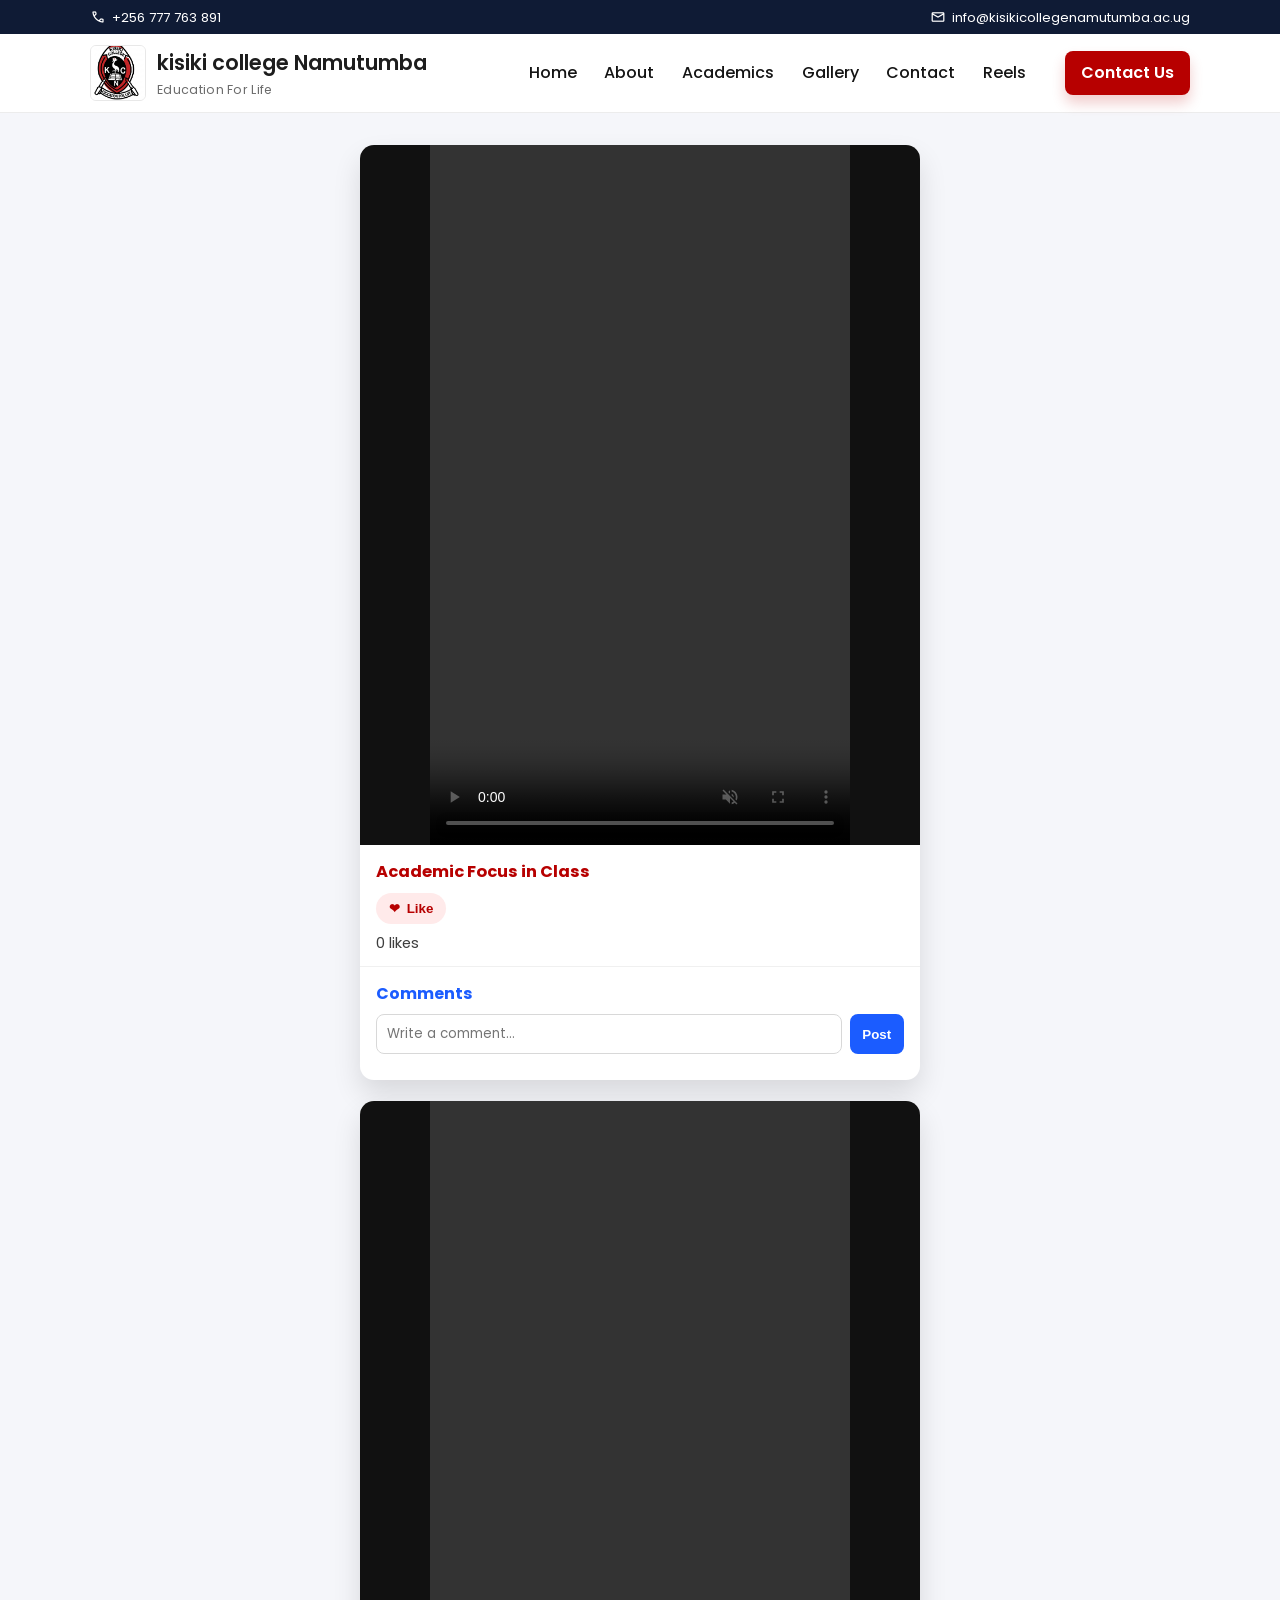
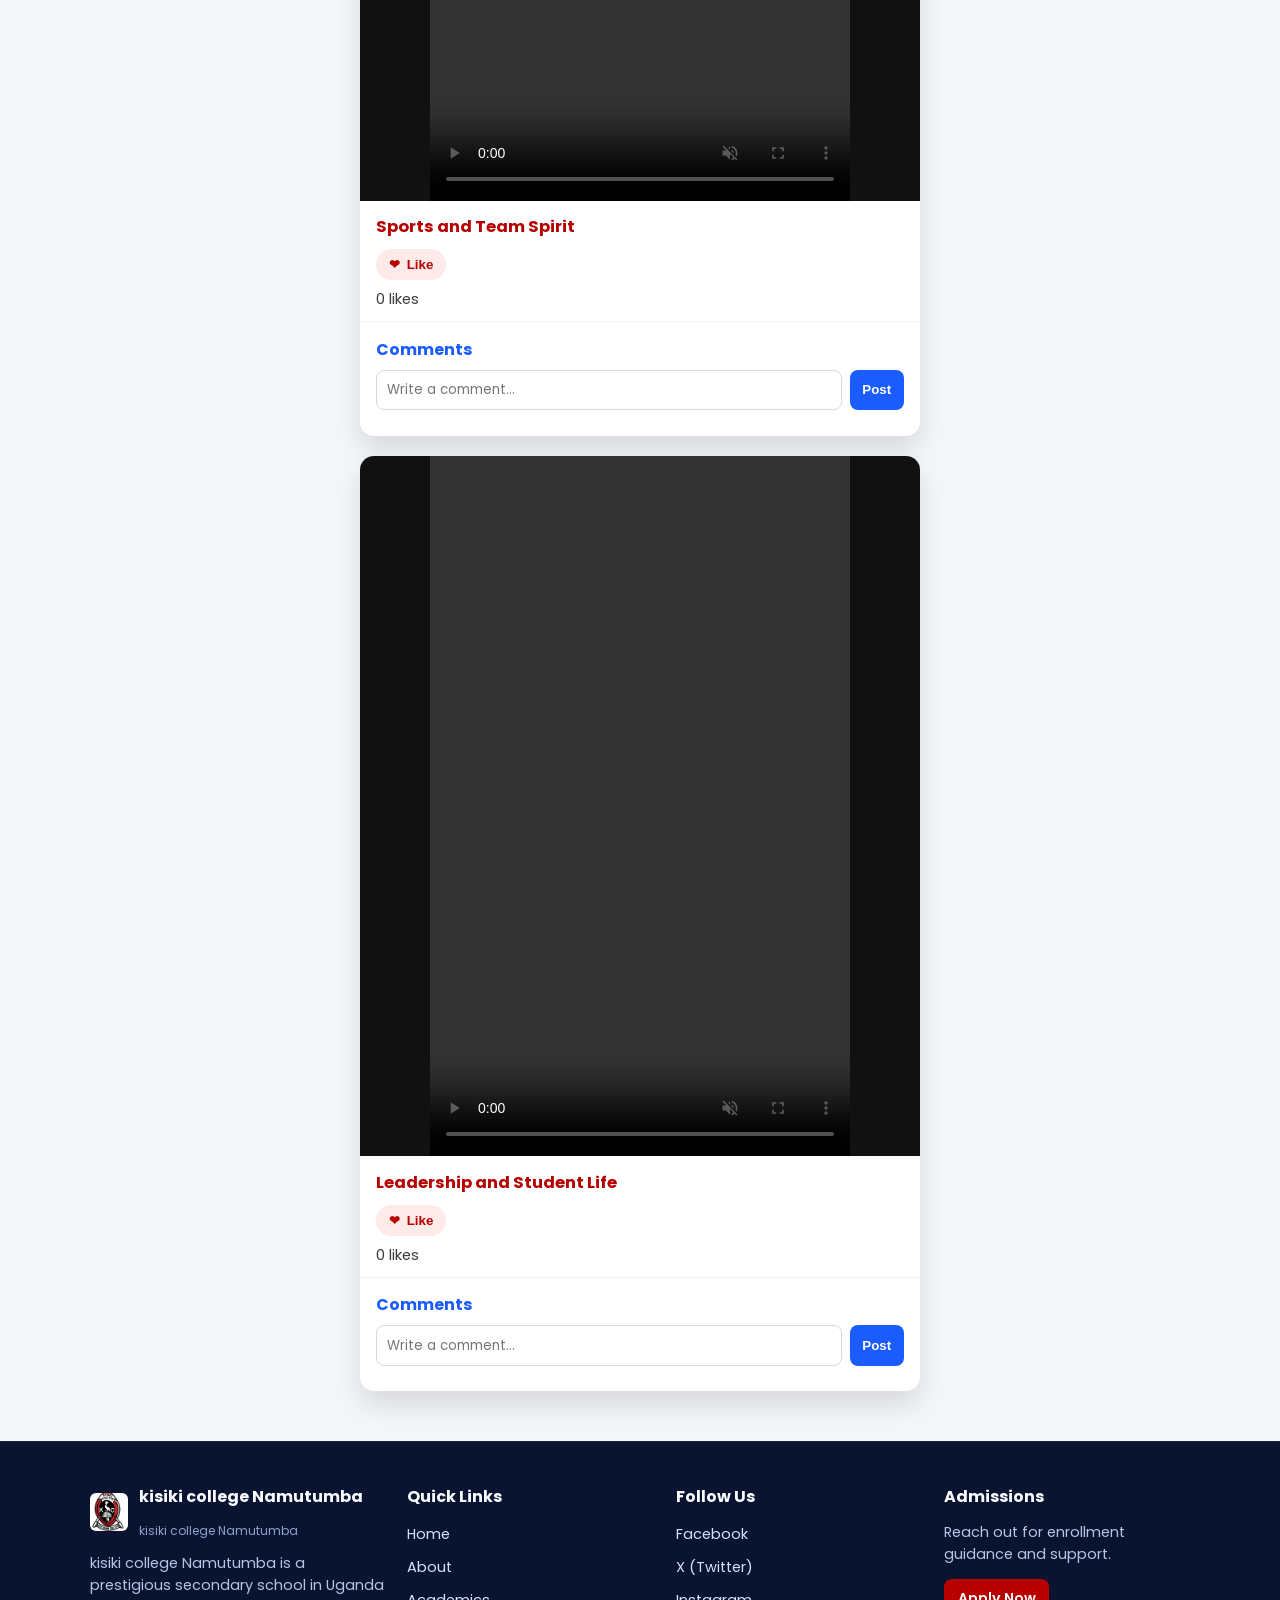
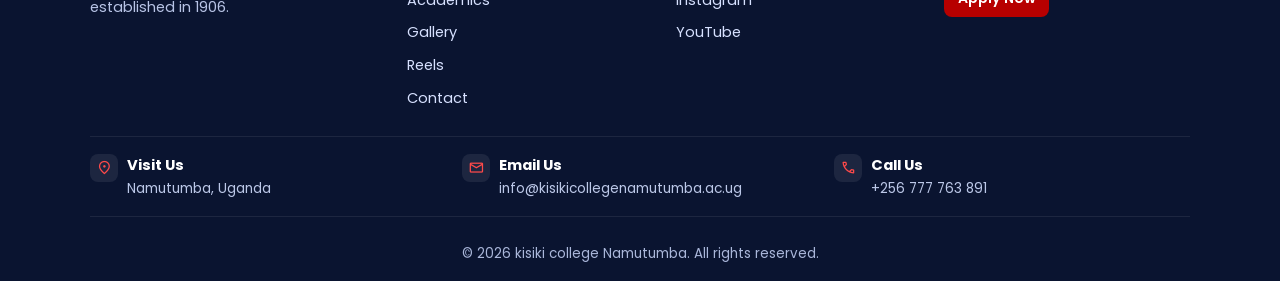
<file: reels.html>
<!DOCTYPE html>
<html lang="en">
<head>
  <meta charset="UTF-8">
  <meta name="viewport" content="width=device-width, initial-scale=1.0">
  <meta name="description" content="School reels page for kisiki college Namutumba with short vertical videos, likes, and comments.">
  <title>Reels | kisiki college Namutumba</title>
  <link rel="preconnect" href="https://fonts.googleapis.com">
  <link rel="preconnect" href="https://fonts.gstatic.com" crossorigin>
  <link href="https://fonts.googleapis.com/css2?family=Poppins:wght@300;400;500;600;700&display=swap" rel="stylesheet">
  <link href="https://fonts.googleapis.com/css2?family=Material+Symbols+Outlined" rel="stylesheet">
  <link rel="stylesheet" href="css/style.css">
</head>
<body>
  <!-- Header section with top info strip and navigation -->
  <header class="site-header">
    <div class="header-topbar">
      <div class="container topbar-inner">
        <p class="topbar-item"><span class="material-symbols-outlined" aria-hidden="true">call</span>+256 777 763 891</p>
        <p class="topbar-item"><span class="material-symbols-outlined" aria-hidden="true">mail</span>info@kisikicollegenamutumba.ac.ug</p>
      </div>
    </div>

    <nav class="site-nav" aria-label="Main navigation">
      <div class="container nav-inner">
        <a href="home.html" class="brand-wrapper" aria-label="kisiki college Namutumba home page">
          <img src="logo.jpeg" alt="kisiki college Namutumba" class="school-logo">
          <div class="brand-text">
            <h1>kisiki college Namutumba</h1>
            <p class="motto">Education For Life</p>
          </div>
        </a>

        <button class="menu-toggle" id="menuToggle" aria-label="Toggle menu" aria-expanded="false" aria-controls="navLinks">
          <span></span><span></span><span></span>
        </button>

        <ul class="nav-links" id="navLinks">
          <li><a href="home.html">Home</a></li>
          <li><a href="about.html">About</a></li>
          <li><a href="academics.html">Academics</a></li>
          <li><a href="gallery.html">Gallery</a></li>
          <li><a href="contact.html">Contact</a></li>
          <li><a href="reels.html" aria-current="page">Reels</a></li>
        </ul>

        <a href="contact.html" class="header-cta">Contact Us</a>
      </div>
    </nav>
  </header>

  <main>
    

    <!-- Vertical reels feed -->
    <section class="reels-section">
      <div class="container reels-feed">
        <!-- Reel card 1 -->
        <article class="reel-card reveal-on-scroll" data-reel-id="reel1">
          <div class="reel-video-wrap">
            <video class="reel-video" controls muted loop playsinline>
              <source src="video.mp4" type="video/mp4">
              Your browser does not support the video tag.
            </video>
          </div>
          <div class="reel-info">
            <h3 class="reel-title">Academic Focus in Class</h3>
            <button class="like-btn" data-reel-id="reel1">
              <span class="like-icon">❤</span> Like
            </button>
            <p class="like-count" id="likeCount-reel1">0 likes</p>
          </div>
          <div class="comments-area">
            <h4>Comments</h4>
            <div class="comment-input-row">
              <input type="text" class="comment-input" id="commentInput-reel1" placeholder="Write a comment...">
              <button class="comment-btn" data-reel-id="reel1">Post</button>
            </div>
            <ul class="comments-list" id="comments-reel1"></ul>
          </div>
        </article>

        <!-- Reel card 2 -->
        <article class="reel-card reveal-on-scroll" data-reel-id="reel2">
          <div class="reel-video-wrap">
            <video class="reel-video" controls muted loop playsinline>
              <source src="video.mp4" type="video/mp4">
              Your browser does not support the video tag.
            </video>
          </div>
          <div class="reel-info">
            <h3 class="reel-title">Sports and Team Spirit</h3>
            <button class="like-btn" data-reel-id="reel2">
              <span class="like-icon">❤</span> Like
            </button>
            <p class="like-count" id="likeCount-reel2">0 likes</p>
          </div>
          <div class="comments-area">
            <h4>Comments</h4>
            <div class="comment-input-row">
              <input type="text" class="comment-input" id="commentInput-reel2" placeholder="Write a comment...">
              <button class="comment-btn" data-reel-id="reel2">Post</button>
            </div>
            <ul class="comments-list" id="comments-reel2"></ul>
          </div>
        </article>

        <!-- Reel card 3 -->
        <article class="reel-card reveal-on-scroll" data-reel-id="reel3">
          <div class="reel-video-wrap">
            <video class="reel-video" controls muted loop playsinline>
              <source src="video.mp4" type="video/mp4">
              Your browser does not support the video tag.
            </video>
          </div>
          <div class="reel-info">
            <h3 class="reel-title">Leadership and Student Life</h3>
            <button class="like-btn" data-reel-id="reel3">
              <span class="like-icon">❤</span> Like
            </button>
            <p class="like-count" id="likeCount-reel3">0 likes</p>
          </div>
          <div class="comments-area">
            <h4>Comments</h4>
            <div class="comment-input-row">
              <input type="text" class="comment-input" id="commentInput-reel3" placeholder="Write a comment...">
              <button class="comment-btn" data-reel-id="reel3">Post</button>
            </div>
            <ul class="comments-list" id="comments-reel3"></ul>
          </div>
        </article>
      </div>
    </section>
  </main>

  <!-- Footer section -->
  <footer class="site-footer">
    <div class="container footer-top">
      <div class="footer-col footer-brand">
        <div class="footer-logo-row">
          <img src="logo.jpeg" alt="kisiki college Namutumba" class="footer-logo">
          <div>
            <h4>kisiki college Namutumba</h4>
            <p class="footer-motto">kisiki college Namutumba</p>
          </div>
        </div>
        <p class="footer-description">
          kisiki college Namutumba is a prestigious secondary school in Uganda established in 1906.
        </p>
      </div>

      <div class="footer-col">
        <h4>Quick Links</h4>
        <ul class="footer-links">
          <li><a href="home.html">Home</a></li>
          <li><a href="about.html">About</a></li>
          <li><a href="academics.html">Academics</a></li>
          <li><a href="gallery.html">Gallery</a></li>
          <li><a href="reels.html">Reels</a></li>
          <li><a href="contact.html">Contact</a></li>
        </ul>
      </div>

      <div class="footer-col">
        <h4>Follow Us</h4>
        <ul class="footer-links">
          <li><a href="#">Facebook</a></li>
          <li><a href="#">X (Twitter)</a></li>
          <li><a href="#">Instagram</a></li>
          <li><a href="#">YouTube</a></li>
        </ul>
      </div>

      <div class="footer-col">
        <h4>Admissions</h4>
        <p class="footer-description">Reach out for enrollment guidance and support.</p>
        <a href="contact.html" class="footer-mini-cta">Apply Now</a>
      </div>
    </div>

    <div class="container footer-contact-strip">
      <div class="footer-contact-card">
        <span class="material-symbols-outlined" aria-hidden="true">location_on</span>
        <div>
          <h5>Visit Us</h5>
          <p>Namutumba, Uganda</p>
        </div>
      </div>
      <div class="footer-contact-card">
        <span class="material-symbols-outlined" aria-hidden="true">mail</span>
        <div>
          <h5>Email Us</h5>
          <p>info@kisikicollegenamutumba.ac.ug</p>
        </div>
      </div>
      <div class="footer-contact-card">
        <span class="material-symbols-outlined" aria-hidden="true">call</span>
        <div>
          <h5>Call Us</h5>
          <p>+256 777 763 891</p>
        </div>
      </div>
    </div>
    <p class="copyright">&copy; 2026 kisiki college Namutumba. All rights reserved.</p>
  </footer>

  <script src="js/script.js"></script>
</body>
</html>
</file>
<file: css/style.css>
:root {
  --primary-red: #b70000;
  --soft-red: #d42828;
  --white: #ffffff;
  --dark: #141414;
  --blue-accent: #1b5cff;
  --light-bg: #f5f6fa;
}

/* Base styles */
* {
  margin: 0;
  padding: 0;
  box-sizing: border-box;
}

body {
  font-family: "Poppins", sans-serif;
  line-height: 1.6;
  color: var(--dark);
  background: var(--white);
}

.container {
  width: min(1100px, 92%);
  margin: 0 auto;
}

a {
  text-decoration: none;
}

/* Header section */
.site-header {
  position: relative;
  z-index: 1000;
}

.header-topbar {
  background: #0f1b35;
  color: var(--white);
  font-size: 0.82rem;
}

.topbar-inner {
  min-height: 34px;
  display: flex;
  align-items: center;
  justify-content: space-between;
  gap: 0.8rem;
}

.topbar-item {
  display: inline-flex;
  align-items: center;
  gap: 0.35rem;
}

.topbar-item .material-symbols-outlined {
  font-size: 1rem;
  line-height: 1;
}

.brand-wrapper {
  display: inline-flex;
  align-items: center;
  gap: 0.7rem;
  color: inherit;
}

.school-logo {
  width: 56px;
  height: 56px;
  object-fit: cover;
  border-radius: 6px;
  border: 1px solid #e8e8e8;
  background: var(--white);
}

.brand-text h1 {
  font-size: clamp(1rem, 2.5vw, 1.3rem);
  font-weight: 600;
  color: #1d1d1d;
}

.motto {
  font-size: 0.78rem;
  color: #6c6c6c;
  letter-spacing: 0.3px;
}

/* Navigation section */
.site-nav {
  background: var(--white);
  border-bottom: 1px solid #ececec;
  position: sticky;
  top: 0;
  z-index: 1000;
}

.nav-inner {
  display: flex;
  justify-content: space-between;
  align-items: center;
  gap: 1rem;
  min-height: 78px;
}

.nav-links {
  list-style: none;
  display: flex;
  gap: 0.45rem;
  margin-left: auto;
  margin-right: 0.8rem;
}

.nav-links a {
  color: var(--dark);
  font-weight: 500;
  padding: 0.44rem 0.64rem;
  border-radius: 6px;
  transition: all 0.25s ease;
}

.nav-links a:hover {
  color: var(--primary-red);
  background: #fff1f1;
}

.header-cta {
  background: var(--primary-red);
  color: var(--white);
  padding: 0.6rem 1rem;
  border-radius: 8px;
  font-weight: 600;
  white-space: nowrap;
  box-shadow: 0 8px 14px rgba(183, 0, 0, 0.2);
  transition: background 0.2s ease, transform 0.2s ease;
}

.header-cta:hover {
  background: #930000;
  transform: translateY(-1px);
}

/* Mobile menu button */
.menu-toggle {
  display: none;
  border: none;
  background: transparent;
  cursor: pointer;
}

.menu-toggle span {
  display: block;
  width: 28px;
  height: 3px;
  margin: 5px 0;
  background: var(--primary-red);
  transition: all 0.25s ease;
}

/* Hero section */
.hero {
  min-height: 82vh;
  position: relative;
  display: flex;
  align-items: center;
  overflow: hidden;
  padding: 3.5rem 0;
}

.moving-bg {
  position: absolute;
  inset: 0;
  z-index: 0;
}

.bg-track {
  position: absolute;
  inset: 0;
  width: 200%;
  background-repeat: repeat-x;
  background-position: left center;
  background-size: contain;
}

/* First moving layer using img1 */
.track-a {
  background-image: url("../compound.jpg");
  opacity: 0.45;
  animation: moveBg 55s linear infinite;
}

/* Second layer for depth */
.track-b {
  background-image: url("../dungu.jpg");
  opacity: 0.22;
  animation: moveBg 75s linear infinite reverse;
  mix-blend-mode: multiply;
}

@keyframes moveBg {
  from {
    transform: translateX(-50%);
  }
  to {
    transform: translateX(0%);
  }
}

.overlay {
  position: absolute;
  inset: 0;
  background: linear-gradient(95deg, rgba(7, 15, 36, 0.82), rgba(7, 15, 36, 0.58));
  z-index: 1;
}

.hero-layout {
  position: relative;
  z-index: 2;
  width: 100%;
  display: grid;
  grid-template-columns: 1.35fr 1fr;
  gap: 1.2rem;
  align-items: stretch;
  padding-inline: 5%;
}

.hero-content {
  position: relative;
  z-index: 1;
  color: var(--white);
  max-width: 720px;
  padding: 1.8rem;
  border-radius: 16px;
  background: rgba(255, 255, 255, 0.08);
  border: 1px solid rgba(255, 255, 255, 0.14);
  backdrop-filter: blur(4px);
}

.hero-kicker {
  display: inline-block;
  font-size: 0.78rem;
  letter-spacing: 1.1px;
  text-transform: uppercase;
  font-weight: 600;
  color: #ffe1e1;
  margin-bottom: 0.7rem;
}

.hero-content h2 {
  font-size: clamp(1.8rem, 4.3vw, 2.7rem);
  margin-bottom: 0.9rem;
  line-height: 1.2;
}

.hero-content p {
  font-size: clamp(1rem, 2.4vw, 1.1rem);
  margin-bottom: 1.4rem;
  max-width: 60ch;
}

.hero-panel {
  position: relative;
  z-index: 1;
  background: rgba(255, 255, 255, 0.97);
  border-radius: 16px;
  padding: 1.25rem 1.2rem;
  border: 1px solid rgba(18, 34, 70, 0.1);
  box-shadow: 0 18px 30px rgba(0, 0, 0, 0.2);
  display: flex;
  flex-direction: column;
  justify-content: space-between;
}

.hero-panel-tag {
  display: inline-flex;
  align-items: center;
  width: fit-content;
  background: #fff1f1;
  color: var(--primary-red);
  border: 1px solid #ffd9d9;
  border-radius: 999px;
  padding: 0.2rem 0.6rem;
  font-size: 0.72rem;
  font-weight: 600;
  letter-spacing: 0.2px;
  margin-bottom: 0.45rem;
}

.hero-panel h3 {
  color: var(--primary-red);
  margin-bottom: 0.55rem;
  font-size: 1.15rem;
  line-height: 1.3;
}

.hero-points {
  list-style: none;
  display: grid;
  gap: 0.5rem;
}

.hero-points li {
  color: #2a2a2a;
  font-size: 0.94rem;
  line-height: 1.5;
  display: flex;
  align-items: flex-start;
  gap: 0.35rem;
}

.hero-points .material-symbols-outlined {
  color: var(--primary-red);
  font-size: 1.05rem;
  margin-top: 0.15rem;
}

.hero-buttons .btn {
  display: inline-flex;
  align-items: center;
  gap: 0.35rem;
}

.hero-buttons .material-symbols-outlined {
  font-size: 1rem;
  line-height: 1;
}

.hero-stats {
  margin-top: 0.95rem;
  display: grid;
  grid-template-columns: repeat(2, minmax(0, 1fr));
  gap: 0.7rem;
}

.hero-stats div {
  background: #f6f8ff;
  border: 1px solid #e8ecff;
  border-radius: 10px;
  text-align: center;
  padding: 0.7rem 0.5rem;
}

.hero-stats strong {
  display: block;
  color: var(--blue-accent);
  font-size: 1.1rem;
  margin-bottom: 0.12rem;
}

.hero-stats span {
  font-size: 0.82rem;
  color: #3f4f75;
}

.hero-panel-divider {
  margin-top: 0.9rem;
  border-top: 1px solid #e9edf8;
}

.hero-panel-link {
  margin-top: 0.85rem;
  display: inline-flex;
  align-items: center;
  justify-content: center;
  gap: 0.35rem;
  width: 100%;
  padding: 0.62rem 0.8rem;
  border-radius: 10px;
  font-weight: 600;
  color: var(--blue-accent);
  background: #edf2ff;
  transition: background 0.2s ease, transform 0.2s ease;
}

.hero-panel-link:hover {
  background: #dfe8ff;
  transform: translateY(-1px);
}

.hero-panel-link .material-symbols-outlined {
  font-size: 1.02rem;
}

.hero-buttons {
  display: flex;
  flex-wrap: wrap;
  justify-content: center;
  gap: 0.8rem;
}

/* Button styles */
.btn {
  display: inline-block;
  padding: 0.8rem 1.2rem;
  border-radius: 8px;
  font-weight: 600;
  transition: transform 0.25s ease, background 0.25s ease, color 0.25s ease;
}

.btn:hover {
  transform: translateY(-2px);
}

.btn-primary {
  background: var(--primary-red);
  color: var(--white);
}

.btn-primary:hover {
  background: #930000;
}

.btn-secondary {
  background: var(--blue-accent);
  color: var(--white);
}

.btn-secondary:hover {
  background: #1148cc;
}

.btn-outline {
  border: 2px solid var(--white);
  color: var(--white);
}

.btn-outline:hover {
  background: var(--white);
  color: var(--primary-red);
}

/* Legacy section */
.legacy-section {
  background: linear-gradient(180deg, #f7f8fb 0%, #f2f5fd 100%);
  padding: 4.2rem 0 3.8rem;
}

.legacy-layout {
  display: grid;
  grid-template-columns: 1.05fr 1fr;
  gap: 1.8rem;
  align-items: center;
}

.legacy-content h3 {
  font-size: clamp(1.8rem, 4.2vw, 2.8rem);
  line-height: 1.2;
  margin-bottom: 0.85rem;
  color: #131b2e;
}

.legacy-content h3 span {
  color: var(--primary-red);
}

.legacy-tag {
  display: inline-block;
  margin-bottom: 0.75rem;
  padding: 0.2rem 0.62rem;
  border-radius: 999px;
  background: #ffeaea;
  color: var(--primary-red);
  text-transform: uppercase;
  letter-spacing: 0.6px;
  font-size: 0.72rem;
  font-weight: 600;
}

.legacy-content p {
  color: #333e58;
  margin-bottom: 0.8rem;
  max-width: 62ch;
}

.legacy-highlights {
  margin-top: 1rem;
  display: grid;
  grid-template-columns: repeat(3, minmax(0, 1fr));
  gap: 0.55rem;
}

.legacy-highlights p {
  margin: 0;
  background: #ffffff;
  border: 1px solid #e8edf8;
  border-radius: 10px;
  padding: 0.55rem;
  font-size: 0.82rem;
  display: flex;
  align-items: center;
  gap: 0.32rem;
  color: #263252;
}

.legacy-highlights .material-symbols-outlined {
  color: var(--primary-red);
  font-size: 0.98rem;
}

.legacy-actions {
  margin-top: 1rem;
  display: flex;
  align-items: center;
  gap: 0.85rem;
  flex-wrap: wrap;
}

.legacy-btn {
  display: inline-flex;
  align-items: center;
  gap: 0.35rem;
}

.legacy-btn .material-symbols-outlined {
  font-size: 1rem;
}

.legacy-link {
  display: inline-flex;
  align-items: center;
  gap: 0.2rem;
  color: #1d315f;
  font-weight: 600;
  font-size: 0.92rem;
}

.legacy-link .material-symbols-outlined {
  font-size: 0.96rem;
}

.legacy-media {
  position: relative;
}

.legacy-image-wrap {
  position: relative;
  border-radius: 18px;
  overflow: hidden;
  box-shadow: 0 18px 34px rgba(14, 20, 40, 0.2);
}

.legacy-image {
  width: 100%;
  min-height: 360px;
  object-fit: cover;
  display: block;
}

.legacy-image-overlay {
  position: absolute;
  inset: 0;
  background: linear-gradient(180deg, rgba(7, 17, 39, 0.08) 38%, rgba(7, 17, 39, 0.68) 100%);
}

.legacy-media-caption {
  position: absolute;
  left: 0;
  right: 0;
  bottom: 0;
  z-index: 1;
  padding: 1rem;
  color: var(--white);
}

.legacy-media-caption h4 {
  font-size: 1rem;
  margin-bottom: 0.2rem;
}

.legacy-media-caption p {
  font-size: 0.84rem;
  color: #e6ecff;
}

.legacy-card {
  background: rgba(255, 255, 255, 0.97);
  border-radius: 12px;
  box-shadow: 0 10px 24px rgba(0, 0, 0, 0.14);
  border: 1px solid #edf0f7;
}

.legacy-card-top {
  position: absolute;
  top: 14px;
  right: 14px;
  display: inline-flex;
  align-items: center;
  gap: 0.45rem;
  padding: 0.64rem 0.72rem;
  max-width: 210px;
}

.legacy-card-top .material-symbols-outlined {
  color: var(--white);
  background: var(--primary-red);
  border-radius: 8px;
  padding: 0.22rem;
  font-size: 1rem;
}

.legacy-card-top strong {
  color: var(--primary-red);
  font-size: 1.05rem;
  line-height: 1.1;
  display: block;
}

.legacy-card-top p {
  color: #475475;
  font-size: 0.78rem;
}

.legacy-metrics {
  margin-top: 0.75rem;
  display: grid;
  grid-template-columns: 1fr 1fr;
  gap: 0.7rem;
}

.legacy-metric {
  background: #ffffff;
  border: 1px solid #e7ecf8;
  border-radius: 12px;
  padding: 0.72rem 0.78rem;
  box-shadow: 0 8px 18px rgba(0, 0, 0, 0.08);
}

.legacy-metric strong {
  display: block;
}

.legacy-metric p {
  margin: 0;
}

.legacy-metric-primary strong {
  color: var(--primary-red);
  font-size: 1.65rem;
  line-height: 1;
}

.legacy-metric-primary p {
  margin-top: 0.2rem;
  color: #4a5a81;
  font-size: 0.82rem;
}

.legacy-metric-secondary {
  display: flex;
  align-items: center;
  gap: 0.42rem;
}

.legacy-metric-secondary .material-symbols-outlined {
  color: var(--blue-accent);
  font-size: 1.02rem;
}

.legacy-metric-secondary strong {
  color: #20305a;
  font-size: 0.88rem;
  line-height: 1.2;
}

.legacy-metric-secondary p {
  font-size: 0.78rem;
  color: #546287;
}

/* Pillars section */
.pillars-section {
  padding: 4.2rem 0 3.8rem;
  background: linear-gradient(180deg, #ffffff 0%, #f8faff 100%);
}

.pillars-heading {
  text-align: center;
  max-width: 720px;
  margin: 0 auto 1.5rem;
}

.pillars-tag {
  display: inline-flex;
  align-items: center;
  gap: 0.25rem;
  text-transform: uppercase;
  font-size: 0.72rem;
  letter-spacing: 0.7px;
  font-weight: 700;
  color: #424b63;
  margin-bottom: 0.45rem;
}

.pillars-tag .material-symbols-outlined {
  font-size: 0.9rem;
  color: var(--primary-red);
}

.pillars-heading h3 {
  font-size: clamp(1.9rem, 4.2vw, 2.8rem);
  line-height: 1.2;
  color: #121a31;
  margin-bottom: 0.6rem;
}

.pillars-heading h3 span {
  color: var(--primary-red);
}

.pillars-heading > p {
  color: #4a5778;
}

.pillars-grid {
  display: grid;
  grid-template-columns: repeat(3, minmax(0, 1fr));
  gap: 1.1rem;
}

.pillar-card {
  background: #ffffff;
  border: 1px solid #e8edf8;
  border-radius: 16px;
  overflow: clip;
  box-shadow: 0 10px 22px rgba(12, 19, 38, 0.08);
  transition: transform 0.28s ease, box-shadow 0.28s ease;
}

.pillar-card:hover {
  transform: translateY(-5px);
  box-shadow: 0 16px 28px rgba(12, 19, 38, 0.13);
}

.pillar-media {
  position: relative;
  height: 180px;
}

.pillar-image {
  width: 100%;
  height: 100%;
  object-fit: cover;
}

.pillar-content {
  min-height: 230px;
  display: flex;
  flex-direction: column;
  color: #1c2540;
  padding: 0.95rem 1rem 1rem;
}

.pillar-index {
  position: absolute;
  top: 12px;
  left: 12px;
  width: fit-content;
  background: rgba(9, 20, 46, 0.7);
  color: #ffffff;
  border: 1px solid rgba(255, 255, 255, 0.22);
  border-radius: 7px;
  padding: 0.2rem 0.45rem;
  text-transform: uppercase;
  font-size: 0.67rem;
  font-weight: 700;
  letter-spacing: 0.4px;
  margin-bottom: 0.55rem;
}

.pillar-content h4 {
  display: flex;
  align-items: center;
  gap: 0.35rem;
  font-size: clamp(1.05rem, 1.8vw, 1.22rem);
  line-height: 1.2;
  margin-bottom: 0.45rem;
  color: #0f1a35;
}

.pillar-title-icon {
  color: var(--primary-red);
  font-size: 1.1rem;
}

.pillar-content > p {
  font-size: 0.9rem;
  color: #49567a;
  margin-bottom: 0.7rem;
}

.pillar-meta {
  display: flex;
  gap: 0.55rem;
  flex-wrap: wrap;
  margin-bottom: 0.75rem;
}

.pillar-meta span {
  background: #f2f5ff;
  border: 1px solid #e2e8fb;
  border-radius: 10px;
  padding: 0.38rem 0.5rem;
  font-size: 0.72rem;
  color: #3f4f78;
}

.pillar-meta strong {
  display: block;
  font-size: 1.2rem;
  line-height: 1;
  color: #13244d;
}

.pillar-meta small {
  display: inline-flex;
  align-items: center;
  gap: 0.2rem;
  margin-top: 0.12rem;
}

.pillar-meta small .material-symbols-outlined {
  font-size: 0.85rem;
  color: #3556a7;
}

.pillar-linkbtn {
  display: inline-flex;
  align-items: center;
  gap: 0.25rem;
  margin-top: auto;
  width: fit-content;
  background: #edf2ff;
  color: #17306a;
  border: 1px solid #dbe5ff;
  border-radius: 8px;
  padding: 0.45rem 0.7rem;
  font-weight: 600;
  font-size: 0.86rem;
  transition: background 0.2s ease, transform 0.2s ease;
}

.pillar-linkbtn:hover {
  background: #dfe8ff;
  transform: translateX(2px);
}

.pillar-linkbtn .material-symbols-outlined {
  font-size: 0.92rem;
}

/* News section */
.news-section {
  padding: 3.6rem 0;
  background: linear-gradient(180deg, #f8faff 0%, #f5f7fc 100%);
}

.news-heading {
  display: flex;
  align-items: center;
  justify-content: space-between;
  gap: 0.8rem;
  flex-wrap: wrap;
  margin-bottom: 1.2rem;
}

.news-tag {
  display: inline-flex;
  align-items: center;
  gap: 0.25rem;
  text-transform: uppercase;
  font-size: 0.72rem;
  letter-spacing: 0.65px;
  color: #4b5775;
  font-weight: 700;
}

.news-tag .material-symbols-outlined {
  font-size: 0.92rem;
  color: var(--primary-red);
}

.news-heading h3 {
  font-size: clamp(1.45rem, 3vw, 2rem);
  color: #121a31;
}

.news-view-all {
  display: inline-flex;
  align-items: center;
  gap: 0.2rem;
  color: #1a3470;
  font-weight: 600;
  font-size: 0.9rem;
}

.news-view-all .material-symbols-outlined {
  font-size: 0.92rem;
}

.news-layout {
  display: grid;
  grid-template-columns: 1.35fr 1fr;
  gap: 1rem;
}

.news-featured,
.news-item {
  background: var(--white);
  border: 1px solid #e6ecfa;
  border-radius: 14px;
  box-shadow: 0 10px 20px rgba(12, 19, 38, 0.06);
}

.news-featured {
  overflow: hidden;
}

.news-image {
  width: 100%;
  height: 220px;
  object-fit: cover;
  display: block;
}

.news-content {
  padding: 0.9rem 1rem 1rem;
}

.news-meta {
  display: inline-flex;
  align-items: center;
  gap: 0.2rem;
  color: #5a6789;
  font-size: 0.78rem;
  margin-bottom: 0.38rem;
}

.news-meta .material-symbols-outlined {
  font-size: 0.88rem;
  color: var(--blue-accent);
}

.news-content h4 {
  color: #101a35;
  font-size: 1.14rem;
  line-height: 1.3;
  margin-bottom: 0.45rem;
}

.news-content p {
  color: #49567a;
  font-size: 0.92rem;
  margin-bottom: 0.62rem;
}

.news-list {
  display: grid;
  gap: 0.85rem;
}

.news-item {
  padding: 0.9rem 0.95rem;
}

.news-item h5 {
  font-size: 1rem;
  line-height: 1.3;
  color: #121f3f;
  margin-bottom: 0.35rem;
}

.news-item p {
  color: #4d5a7d;
  font-size: 0.9rem;
  margin-bottom: 0.48rem;
}

.news-link {
  display: inline-flex;
  align-items: center;
  gap: 0.2rem;
  color: var(--primary-red);
  font-weight: 600;
  font-size: 0.87rem;
}

.news-link .material-symbols-outlined {
  font-size: 0.9rem;
}

/* CTA section */
.cta-section {
  background: #f2f5fb;
  padding: 4.2rem 0;
}

.cta-shell {
  background: linear-gradient(120deg, #0f1b3b, #1b2d5a);
  border-radius: 18px;
  padding: 1.6rem;
  display: grid;
  grid-template-columns: 1fr 1.2fr;
  gap: 1.1rem;
  align-items: center;
  box-shadow: 0 16px 30px rgba(10, 20, 45, 0.22);
}

.cta-tag {
  display: inline-flex;
  align-items: center;
  gap: 0.25rem;
  text-transform: uppercase;
  letter-spacing: 0.65px;
  font-size: 0.72rem;
  font-weight: 700;
  color: #cad6fb;
  margin-bottom: 0.4rem;
}

.cta-tag .material-symbols-outlined {
  font-size: 0.9rem;
  color: #ffc1c1;
}

.cta-content h3 {
  color: #ffffff;
  margin-bottom: 0.45rem;
  font-size: clamp(1.45rem, 3vw, 2rem);
  line-height: 1.2;
}

.cta-intro {
  color: #d8e2ff;
  max-width: 45ch;
}

.cta-right {
  display: flex;
  flex-direction: column;
  align-items: flex-start;
  gap: 0.85rem;
}

.cta-points {
  display: grid;
  grid-template-columns: 1fr 1fr;
  gap: 0.55rem;
  width: 100%;
}

.cta-points p {
  background: rgba(255, 255, 255, 0.11);
  border: 1px solid rgba(255, 255, 255, 0.18);
  padding: 0.6rem 0.62rem;
  border-radius: 9px;
  font-weight: 500;
  color: #f1f5ff;
  font-size: 0.84rem;
  display: flex;
  align-items: center;
  justify-content: flex-start;
  gap: 0.35rem;
}

.cta-points p .material-symbols-outlined {
  font-size: 0.95rem;
  color: #aecdff;
}

.cta-btn {
  display: inline-flex;
  align-items: center;
  gap: 0.2rem;
  padding-inline: 1.2rem;
  margin-top: 0.2rem;
}

.cta-btn .material-symbols-outlined {
  font-size: 0.95rem;
}

/* Footer section */
.site-footer {
  background: #0a1430;
  color: var(--white);
  padding-top: 2.6rem;
  border-top: 1px solid rgba(255, 255, 255, 0.08);
}

.footer-top {
  display: grid;
  grid-template-columns: 1.2fr 1fr 1fr 1fr;
  gap: 1.4rem;
  padding-bottom: 1.6rem;
}

.footer-col h4 {
  margin-bottom: 0.75rem;
  color: #f8fbff;
  font-size: 1rem;
}

.footer-logo-row {
  display: flex;
  align-items: center;
  gap: 0.7rem;
  margin-bottom: 0.7rem;
}

.footer-logo {
  width: 38px;
  height: 38px;
  border-radius: 6px;
  object-fit: cover;
}

.footer-motto {
  color: #8ea1cf;
  font-size: 0.75rem;
}

.footer-description {
  color: #b8c4e6;
  font-size: 0.9rem;
  line-height: 1.55;
}

.footer-links {
  list-style: none;
  display: grid;
  gap: 0.45rem;
}

.footer-links a {
  color: #d7e1ff;
  font-size: 0.91rem;
  transition: color 0.2s ease, transform 0.2s ease;
  display: inline-block;
}

.footer-links a:hover {
  color: var(--white);
  transform: translateX(3px);
}

.footer-mini-cta {
  margin-top: 0.8rem;
  display: inline-block;
  background: var(--primary-red);
  color: var(--white);
  border-radius: 8px;
  padding: 0.5rem 0.85rem;
  font-size: 0.88rem;
  font-weight: 600;
}

.footer-contact-strip {
  border-top: 1px solid rgba(255, 255, 255, 0.08);
  border-bottom: 1px solid rgba(255, 255, 255, 0.08);
  padding: 1.05rem 0;
  display: grid;
  grid-template-columns: repeat(3, minmax(0, 1fr));
  gap: 1rem;
}

.footer-contact-card {
  display: flex;
  align-items: flex-start;
  gap: 0.55rem;
}

.footer-contact-card .material-symbols-outlined {
  font-size: 1.05rem;
  color: #ff4a4a;
  background: rgba(255, 255, 255, 0.08);
  padding: 0.35rem;
  border-radius: 8px;
}

.footer-contact-card h5 {
  font-size: 0.92rem;
  margin-bottom: 0.1rem;
}

.footer-contact-card p {
  font-size: 0.85rem;
  color: #bcc8e8;
  line-height: 1.45;
}

.copyright {
  margin-top: 0.85rem;
  padding: 0.8rem 0 1rem;
  text-align: center;
  font-size: 0.84rem;
  color: #aab7da;
}

/* Responsive behavior */
@media (max-width: 820px) {
  .topbar-inner {
    justify-content: center;
    flex-wrap: wrap;
    padding: 0.35rem 0;
    text-align: center;
  }

  .brand-text h1 {
    font-size: 1rem;
  }

  .motto {
    font-size: 0.72rem;
  }

  .menu-toggle {
    display: block;
    margin-left: auto;
  }

  .nav-links {
    position: absolute;
    top: 78px;
    left: 0;
    right: 0;
    background: var(--white);
    flex-direction: column;
    align-items: center;
    gap: 0.3rem;
    padding: 0.8rem 0 1rem;
    border-bottom: 2px solid #ececec;
    transform: translateY(-140%);
    opacity: 0;
    pointer-events: none;
    transition: all 0.3s ease;
  }

  .nav-links.open {
    transform: translateY(0);
    opacity: 1;
    pointer-events: auto;
  }

  .brand-wrapper {
    text-align: left;
  }

  .header-cta {
    display: none;
  }

  .hero {
    min-height: auto;
    padding: 2.4rem 0;
  }

  .hero-layout {
    grid-template-columns: 1fr;
    gap: 0.9rem;
    padding-inline: 5%;
  }

  .hero-content {
    padding: 1.25rem;
    text-align: center;
  }

  .hero-kicker {
    font-size: 0.72rem;
  }

  .hero-content p {
    margin-left: auto;
    margin-right: auto;
  }

  .hero-panel {
    padding: 1rem;
  }

  .hero-stats {
    grid-template-columns: 1fr 1fr;
  }

  .legacy-section {
    padding: 2.8rem 0 3rem;
  }

  .legacy-layout {
    grid-template-columns: 1fr;
    gap: 1rem;
  }

  .legacy-content {
    text-align: center;
  }

  .legacy-content p {
    margin-left: auto;
    margin-right: auto;
  }

  .legacy-highlights {
    grid-template-columns: 1fr;
  }

  .legacy-highlights p {
    justify-content: center;
  }

  .legacy-actions {
    justify-content: center;
  }

  .legacy-image {
    min-height: 280px;
  }

  .legacy-card-top {
    top: 10px;
    right: 10px;
  }

  .legacy-metrics {
    grid-template-columns: 1fr;
  }

  .pillars-section {
    padding: 2.9rem 0 2.6rem;
  }

  .pillars-grid {
    grid-template-columns: 1fr;
  }

  .pillar-card {
    min-height: 355px;
  }

  .news-section {
    padding: 2.7rem 0;
  }

  .news-layout {
    grid-template-columns: 1fr;
  }

  .news-heading h3 {
    width: 100%;
  }

  .cta-section {
    padding: 2.8rem 0;
  }

  .cta-shell {
    grid-template-columns: 1fr;
    padding: 1.1rem;
  }

  .cta-content {
    text-align: center;
  }

  .cta-intro {
    margin-left: auto;
    margin-right: auto;
  }

  .cta-right {
    align-items: center;
  }

  .cta-points {
    grid-template-columns: 1fr;
  }

  .footer-top {
    grid-template-columns: 1fr 1fr;
  }

  .footer-contact-strip {
    grid-template-columns: 1fr;
    gap: 0.8rem;
  }
}

/* ================================
   ABOUT PAGE STYLES
================================ */
.about-hero {
  position: relative;
  min-height: 48vh;
  display: grid;
  align-items: center;
  background: url("../bus.jpg") center/cover no-repeat;
}

.about-hero-overlay {
  position: absolute;
  inset: 0;
  background: rgba(0, 0, 0, 0.56);
}

.about-hero-content {
  position: relative;
  z-index: 1;
  color: var(--white);
  text-align: center;
  padding: 2.2rem 0;
}

.about-hero-tag {
  display: inline-flex;
  align-items: center;
  background: rgba(255, 255, 255, 0.16);
  border: 1px solid rgba(255, 255, 255, 0.3);
  border-radius: 999px;
  padding: 0.22rem 0.62rem;
  font-size: 0.74rem;
  text-transform: uppercase;
  letter-spacing: 0.7px;
  margin-bottom: 0.55rem;
}

.about-hero-content h2 {
  font-size: clamp(2rem, 5vw, 2.9rem);
  margin-bottom: 0.8rem;
}

.about-hero-content p {
  max-width: 760px;
  margin: 0 auto;
}

.about-hero-highlights {
  margin-top: 1rem;
  display: flex;
  justify-content: center;
  gap: 0.6rem;
  flex-wrap: wrap;
}

.about-hero-highlights p {
  margin: 0;
  background: rgba(255, 255, 255, 0.14);
  border: 1px solid rgba(255, 255, 255, 0.25);
  border-radius: 999px;
  padding: 0.33rem 0.62rem;
  font-size: 0.8rem;
  display: inline-flex;
  align-items: center;
  gap: 0.2rem;
}

.about-hero-highlights .material-symbols-outlined {
  font-size: 0.95rem;
}

.about-section {
  padding: 3.8rem 0;
}

.section-light {
  background: var(--light-bg);
}

.section-heading {
  text-align: center;
  margin-bottom: 1.4rem;
}

.section-heading h3 {
  color: var(--primary-red);
  font-size: clamp(1.35rem, 3.2vw, 2rem);
}

.section-eyebrow {
  text-transform: uppercase;
  font-size: 0.74rem;
  letter-spacing: 0.7px;
  font-weight: 700;
  color: #4d5a78;
  margin-bottom: 0.35rem;
}

.about-points {
  margin-top: 0.8rem;
  list-style: none;
  display: grid;
  gap: 0.35rem;
}

.about-points li {
  background: #f7f9ff;
  border: 1px solid #e6ebf9;
  border-radius: 8px;
  padding: 0.45rem 0.6rem;
  font-size: 0.9rem;
  color: #344161;
}

.school-overview {
  display: grid;
  grid-template-columns: 1fr 1fr;
  gap: 1.1rem;
  align-items: center;
}

.school-overview h3 {
  color: var(--primary-red);
  margin-bottom: 0.55rem;
}

.school-overview-image,
.history-image {
  width: 100%;
  height: 100%;
  min-height: 260px;
  object-fit: cover;
  object-position: top center;
  border-radius: 12px;
  box-shadow: 0 12px 24px rgba(0, 0, 0, 0.12);
}

.mvv-grid {
  display: grid;
  grid-template-columns: repeat(auto-fit, minmax(230px, 1fr));
  gap: 1rem;
}

.mvv-showcase {
  background: linear-gradient(140deg, #f6f8ff 0%, #eef2ff 100%);
  border: 1px solid #e2e8fb;
  border-radius: 18px;
  padding: 1.35rem;
  box-shadow: 0 14px 24px rgba(17, 29, 62, 0.08);
}

.mvv-intro {
  max-width: 700px;
  margin: 0.35rem auto 0;
  color: #4e5c7e;
}

.mvv-card {
  background: var(--white);
  border-radius: 14px;
  padding: 1rem;
  border: 1px solid #e5ebfa;
  box-shadow: 0 8px 18px rgba(17, 29, 62, 0.08);
  transition: transform 0.22s ease, box-shadow 0.22s ease;
}

.mvv-card:hover {
  transform: translateY(-4px);
  box-shadow: 0 12px 22px rgba(17, 29, 62, 0.12);
}

.mvv-card-head {
  display: inline-flex;
  align-items: center;
  gap: 0.35rem;
  margin-bottom: 0.55rem;
}

.mvv-card-head .material-symbols-outlined {
  font-size: 1rem;
  color: #ffffff;
  padding: 0.25rem;
  border-radius: 8px;
}

.mvv-card h4 {
  color: #1b2a52;
  font-size: 1.05rem;
}

.mvv-main-text {
  color: #3f4c70;
  margin-bottom: 0.65rem;
}

.mvv-list {
  list-style: none;
  display: grid;
  gap: 0.35rem;
}

.mvv-list li {
  background: #f7f9ff;
  border: 1px solid #e5eaf8;
  border-radius: 8px;
  padding: 0.4rem 0.55rem;
  font-size: 0.86rem;
  color: #344162;
}

.mvv-card-mission .mvv-card-head .material-symbols-outlined {
  background: #b70000;
}

.mvv-card-vision .mvv-card-head .material-symbols-outlined {
  background: #1b5cff;
}

.mvv-card-values .mvv-card-head .material-symbols-outlined {
  background: #7a3ff2;
}

.history-layout {
  display: grid;
  grid-template-columns: 1fr 1fr;
  gap: 1.1rem;
  align-items: center;
}

.history-layout h3 {
  color: var(--primary-red);
  margin-bottom: 0.55rem;
}

.facilities-grid {
  display: grid;
  grid-template-columns: repeat(3, minmax(0, 1fr));
  gap: 1rem;
  align-items: stretch;
}

.facilities-controls {
  display: flex;
  align-items: center;
  justify-content: space-between;
  gap: 0.8rem;
  margin-top: 1rem;
  margin-bottom: 0.95rem;
}

.facility-nav-btn {
  border: 1px solid #dbe5ff;
  background: #f5f8ff;
  color: #1e356e;
  border-radius: 9px;
  padding: 0.5rem 0.75rem;
  font-weight: 600;
  display: inline-flex;
  align-items: center;
  gap: 0.2rem;
  cursor: pointer;
  transition: all 0.2s ease;
}

.facility-nav-btn .material-symbols-outlined {
  font-size: 0.95rem;
}

.facility-nav-btn:hover:not(:disabled) {
  background: #e6eeff;
}

.facility-nav-btn:disabled {
  opacity: 0.45;
  cursor: not-allowed;
}

.facilities-status {
  color: #42527a;
  font-weight: 600;
  font-size: 0.9rem;
}

.facility-hidden {
  display: none;
}

.facility-card {
  background: var(--white);
  border: 1px solid #e4eaf9;
  border-top: 4px solid var(--blue-accent);
  border-radius: 12px;
  padding: 1rem;
  box-shadow: 0 10px 20px rgba(12, 20, 40, 0.08);
  transition: transform 0.25s ease, box-shadow 0.25s ease;
}

.facility-card:hover {
  transform: translateY(-4px);
  box-shadow: 0 14px 24px rgba(12, 20, 40, 0.12);
}

.facility-card h4 {
  color: var(--primary-red);
  margin-bottom: 0.45rem;
  display: inline-flex;
  align-items: center;
  gap: 0.28rem;
}

.facility-card h4 .material-symbols-outlined {
  font-size: 1.02rem;
  color: var(--blue-accent);
}

.facility-card p {
  color: #3f4d71;
  margin-bottom: 0.75rem;
}

.facility-meta {
  display: flex;
  gap: 0.45rem;
  flex-wrap: wrap;
}

.facility-meta span {
  background: #f5f8ff;
  border: 1px solid #e2e9fb;
  border-radius: 999px;
  padding: 0.24rem 0.52rem;
  font-size: 0.75rem;
  color: #334777;
  font-weight: 500;
}

@media (max-width: 980px) {
  .facilities-grid {
    grid-template-columns: repeat(2, minmax(0, 1fr));
  }
}

@media (max-width: 620px) {
  .facilities-controls {
    flex-wrap: wrap;
    justify-content: center;
  }

  .facilities-grid {
    grid-template-columns: 1fr;
  }
}

.student-life-grid {
  display: grid;
  grid-template-columns: repeat(auto-fit, minmax(250px, 1fr));
  gap: 1rem;
}

.student-life-intro {
  max-width: 720px;
  margin: 0.35rem auto 0;
  color: #4f5d80;
}

.student-life-card {
  background: var(--white);
  border-radius: 12px;
  overflow: hidden;
  border: 1px solid #e4eaf8;
  box-shadow: 0 10px 20px rgba(0, 0, 0, 0.08);
  transition: transform 0.22s ease, box-shadow 0.22s ease;
}

.student-life-card:hover {
  transform: translateY(-4px);
  box-shadow: 0 14px 24px rgba(12, 20, 40, 0.12);
}

.student-life-card img {
  width: 100%;
  height: 195px;
  object-fit: cover;
  object-position: top center;
}

.student-life-content {
  padding: 0.9rem;
}

.student-life-card h4 {
  color: var(--primary-red);
  margin-bottom: 0.4rem;
  display: inline-flex;
  align-items: center;
  gap: 0.25rem;
}

.student-life-card h4 .material-symbols-outlined {
  color: var(--blue-accent);
  font-size: 1rem;
}

.student-life-card p {
  color: #3f4d71;
}

.student-life-meta {
  margin-top: 0.75rem;
  display: flex;
  gap: 0.4rem;
  flex-wrap: wrap;
}

.student-life-meta span {
  background: #f5f8ff;
  border: 1px solid #e3eaf9;
  border-radius: 999px;
  padding: 0.22rem 0.52rem;
  font-size: 0.76rem;
  color: #344877;
}

.about-cta {
  padding: 3.5rem 0;
  background: linear-gradient(115deg, #f8faff, #eef3ff);
}

.about-cta-shell {
  background: #ffffff;
  border: 1px solid #e4eafb;
  border-radius: 16px;
  box-shadow: 0 14px 26px rgba(12, 20, 40, 0.08);
  padding: 1.8rem 1rem;
}

.about-cta-content {
  text-align: center;
  max-width: 820px;
  margin: 0 auto;
}

.about-cta-tag {
  text-transform: uppercase;
  font-size: 0.74rem;
  letter-spacing: 0.7px;
  color: #4b5878;
  margin-bottom: 0.35rem;
  font-weight: 700;
}

.about-cta-content h3 {
  color: var(--primary-red);
  margin-bottom: 0.4rem;
}

.about-cta-content p {
  margin-bottom: 1rem;
  color: #49577c;
}

.about-cta-points {
  display: flex;
  justify-content: center;
  gap: 0.55rem;
  flex-wrap: wrap;
  margin-bottom: 1.1rem;
}

.about-cta-points p {
  margin: 0;
  background: #f5f8ff;
  border: 1px solid #e1e8fb;
  border-radius: 999px;
  padding: 0.28rem 0.6rem;
  font-size: 0.82rem;
  font-weight: 500;
  color: #30406b;
  display: inline-flex;
  align-items: center;
  gap: 0.2rem;
}

.about-cta-points .material-symbols-outlined {
  font-size: 0.95rem;
  color: var(--blue-accent);
}

/* Smaller but neat developers section */
.developers-section {
  padding: 3rem 0;
  background: #fbfbfb;
  border-top: 1px solid #ededed;
}

.developers-note {
  max-width: 720px;
  margin: 0.4rem auto 0;
  font-size: 0.95rem;
  color: #545454;
}

.developers-grid {
  margin-top: 1rem;
  display: grid;
  grid-template-columns: repeat(3, minmax(0, 1fr));
  gap: 1rem;
}

.developer-card {
  text-align: left;
  background: var(--white);
  border: 1px solid #e5ebfa;
  border-radius: 14px;
  padding: 0.9rem;
  box-shadow: 0 10px 20px rgba(12, 20, 40, 0.07);
  transition: transform 0.25s ease, box-shadow 0.25s ease;
  display: flex;
  flex-direction: column;
  gap: 0.45rem;
}

.developer-card:hover {
  transform: translateY(-4px);
  box-shadow: 0 12px 18px rgba(0, 0, 0, 0.1);
}

.developer-card img {
  width: 100%;
  aspect-ratio: 16 / 10;
  object-fit: cover;
  object-position: top center;
  border-radius: 10px;
  margin-bottom: 0.35rem;
}

.developer-card h4 {
  color: var(--primary-red);
  font-size: 1rem;
}

.developer-role {
  font-size: 0.87rem;
  color: #4f5b7e;
}

.developer-tags {
  display: flex;
  flex-wrap: wrap;
  justify-content: flex-start;
  gap: 0.3rem;
  margin-top: 0.2rem;
}

.developer-tags span {
  background: #f4f7ff;
  border: 1px solid #e2e8fb;
  border-radius: 999px;
  padding: 0.18rem 0.5rem;
  font-size: 0.72rem;
  color: #35508a;
}

.developer-contact-link {
  margin-top: auto;
  display: inline-flex;
  align-items: center;
  justify-content: flex-start;
  gap: 0.2rem;
  font-size: 0.78rem;
  color: #294687;
  font-weight: 600;
  background: #edf2ff;
  border: 1px solid #dce5fc;
  border-radius: 8px;
  padding: 0.35rem 0.55rem;
}

.developer-contact-link .material-symbols-outlined {
  font-size: 0.88rem;
}

.developer-hidden {
  display: none;
}

.developers-controls {
  margin-top: 1rem;
  display: flex;
  align-items: center;
  justify-content: space-between;
  gap: 0.8rem;
}

.developer-nav-btn {
  border: 1px solid #dbe5ff;
  background: #f5f8ff;
  color: #1e356e;
  border-radius: 9px;
  padding: 0.5rem 0.75rem;
  font-weight: 600;
  display: inline-flex;
  align-items: center;
  gap: 0.2rem;
  cursor: pointer;
  transition: all 0.2s ease;
}

.developer-nav-btn:hover:not(:disabled) {
  background: #e6eeff;
}

.developer-nav-btn:disabled {
  opacity: 0.45;
  cursor: not-allowed;
}

.developer-nav-btn .material-symbols-outlined {
  font-size: 0.95rem;
}

.developers-status {
  color: #42527a;
  font-weight: 600;
  font-size: 0.9rem;
}

@media (max-width: 620px) {
  .developers-grid {
    grid-template-columns: 1fr;
  }

  .developer-card {
    text-align: center;
  }

  .developer-tags {
    justify-content: center;
  }

  .developer-contact-link {
    justify-content: center;
  }

  .developers-controls {
    flex-wrap: wrap;
    justify-content: center;
  }
}

@media (max-width: 900px) {
  .developers-grid {
    grid-template-columns: repeat(2, minmax(0, 1fr));
  }
}

/* Scroll reveal animation */
.reveal-on-scroll {
  opacity: 0;
  transform: translateY(30px);
  transition: opacity 0.75s ease, transform 0.75s ease;
}

.reveal-on-scroll.visible {
  opacity: 1;
  transform: translateY(0);
}

@media (max-width: 840px) {
  .school-overview,
  .history-layout {
    grid-template-columns: 1fr;
  }

  .school-overview-image,
  .history-image {
    min-height: 220px;
  }

  .mvv-showcase {
    padding: 1rem 0.85rem;
  }
}

/* ================================
   GALLERY PAGE STYLES
================================ */
.gallery-hero {
  position: relative;
  min-height: 42vh;
  display: grid;
  align-items: center;
  background: url("../images/img2.jpg") center/cover no-repeat;
}

.gallery-hero-overlay {
  position: absolute;
  inset: 0;
  background: rgba(0, 0, 0, 0.58);
}

.gallery-hero-content {
  position: relative;
  z-index: 1;
  color: var(--white);
  text-align: center;
  padding: 2rem 0;
}

.gallery-hero-content h2 {
  font-size: clamp(2rem, 5vw, 2.8rem);
  margin-bottom: 0.7rem;
}

.gallery-hero-content p {
  max-width: 780px;
  margin: 0 auto;
}

.gallery-section {
  padding: 2rem 0;
}

.gallery-section-light {
  background: var(--light-bg);
  padding-top: 2.5rem;
  padding-bottom: 3.2rem;
}

.gallery-filter {
  display: flex;
  gap: 0.65rem;
  flex-wrap: wrap;
  justify-content: center;
}

.filter-btn {
  border: 2px solid var(--primary-red);
  background: var(--white);
  color: var(--primary-red);
  font-weight: 600;
  border-radius: 999px;
  padding: 0.52rem 0.95rem;
  cursor: pointer;
  transition: all 0.25s ease;
}

.filter-btn:hover,
.filter-btn.active {
  background: var(--primary-red);
  color: var(--white);
}

.gallery-grid {
  display: grid;
  grid-template-columns: repeat(auto-fit, minmax(240px, 1fr));
  gap: 1rem;
}

.gallery-card {
  background: var(--white);
  border-radius: 12px;
  overflow: hidden;
  box-shadow: 0 9px 22px rgba(0, 0, 0, 0.1);
  transition: transform 0.28s ease, box-shadow 0.28s ease, opacity 0.28s ease;
  position: relative;
}

.gallery-card:hover {
  transform: translateY(-5px);
  box-shadow: 0 14px 24px rgba(0, 0, 0, 0.16);
}

.gallery-card.hidden {
  display: none;
}

.gallery-image,
.gallery-video {
  width: 100%;
  height: 210px;
  object-fit: cover;
  object-position: top center;
  display: block;
}

.gallery-image {
  transition: transform 0.3s ease;
  cursor: pointer;
}

.gallery-card:hover .gallery-image {
  transform: scale(1.05);
}

.gallery-card figcaption {
  padding: 0.75rem 0.85rem 0.9rem;
  font-size: 0.95rem;
  color: #252525;
  border-top: 1px solid #efefef;
}

/* Lightbox styles */
.lightbox {
  position: fixed;
  inset: 0;
  background: rgba(0, 0, 0, 0.88);
  display: none;
  align-items: center;
  justify-content: center;
  padding: 1rem;
  z-index: 2000;
}

.lightbox.open {
  display: flex;
}

.lightbox img {
  max-width: min(1000px, 95vw);
  max-height: 88vh;
  border-radius: 12px;
  box-shadow: 0 15px 30px rgba(0, 0, 0, 0.35);
}

.lightbox-close {
  position: absolute;
  top: 16px;
  right: 20px;
  border: none;
  background: transparent;
  color: var(--white);
  font-size: 2.2rem;
  cursor: pointer;
  line-height: 1;
}

.gallery-cta {
  padding: 3.1rem 0;
  background: linear-gradient(120deg, #fff, #eef3ff);
}

.gallery-cta-content {
  text-align: center;
}

.gallery-cta-content h3 {
  color: var(--primary-red);
  margin-bottom: 0.4rem;
}

.gallery-cta-content p {
  margin-bottom: 1rem;
}

@media (max-width: 620px) {
  .gallery-image,
  .gallery-video {
    height: 190px;
  }
}

/* ================================
   CONTACT / REGISTRATION STYLES
================================ */
.contact-hero {
  position: relative;
  min-height: 40vh;
  display: grid;
  align-items: center;
  background: url("../images/img1.jpg") center/cover no-repeat;
}

.contact-hero-overlay {
  position: absolute;
  inset: 0;
  background: rgba(0, 0, 0, 0.6);
}

.contact-hero-content {
  position: relative;
  z-index: 1;
  text-align: center;
  color: var(--white);
  padding: 2rem 0;
}

.contact-hero-content h2 {
  font-size: clamp(1.9rem, 5vw, 2.7rem);
  margin-bottom: 0.7rem;
}

.contact-hero-content p {
  max-width: 760px;
  margin: 0 auto;
}

.contact-section {
  padding: 3.2rem 0 3.8rem;
  background: linear-gradient(180deg, #f8faff 0%, #f2f5fd 100%);
}

.contact-layout {
  display: grid;
  grid-template-columns: 1.2fr 1fr;
  gap: 1rem;
  align-items: start;
}

.contact-right-col {
  display: grid;
  gap: 0.7rem;
}

.form-card {
  background: var(--white);
  border: 1px solid #e4eaf9;
  border-radius: 14px;
  box-shadow: 0 12px 24px rgba(12, 20, 40, 0.08);
  padding: 1.15rem 1.1rem 1.3rem;
}

.form-card h3 {
  color: #101b37;
  margin-bottom: 0.3rem;
}

.form-intro {
  color: #5a6789;
  margin-bottom: 1rem;
}

.form-group {
  margin-bottom: 0.55rem;
}

.form-group label,
.form-group legend {
  display: block;
  margin-bottom: 0.4rem;
  font-weight: 600;
  color: #223154;
  font-size: 0.9rem;
}

.form-group input[type="text"],
.form-group input[type="email"],
.form-group input[type="tel"],
.form-group textarea {
  width: 100%;
  border: 1.4px solid #d9e1f5;
  border-radius: 8px;
  padding: 0.72rem 0.8rem;
  font-family: inherit;
  font-size: 0.96rem;
  transition: border-color 0.2s ease, box-shadow 0.2s ease;
  background: #fcfdff;
}

.form-group input:focus,
.form-group textarea:focus {
  border-color: var(--blue-accent);
  box-shadow: 0 0 0 3px rgba(27, 92, 255, 0.14);
  outline: none;
}

.form-group textarea {
  resize: vertical;
  min-height: 110px;
}

.form-group fieldset,
fieldset.form-group {
  border: 1px solid #e6ecfb;
  border-radius: 8px;
  padding: 0.7rem 0.7rem 0.65rem;
}

.options-row {
  display: flex;
  gap: 1.3rem;
  flex-wrap: wrap;
}

.option-item {
  display: inline-flex;
  align-items: center;
  gap: 0.45rem;
  font-weight: 500;
  color: #2f3f68;
}

.option-item input[type="radio"],
.option-item input[type="checkbox"] {
  accent-color: var(--primary-red);
}

.terms-group {
  margin-top: 0.2rem;
}

.submit-btn {
  width: 100%;
  border: none;
  cursor: pointer;
  margin-top: 0.35rem;
  display: inline-flex;
  align-items: center;
  justify-content: center;
  gap: 0.25rem;
}

.form-support-note {
  margin-top: 0.75rem;
  background: #f7f9ff;
  border: 1px solid #e2e9fb;
  border-radius: 10px;
  padding: 0.6rem 0.7rem;
  display: grid;
  gap: 0.3rem;
}

.form-support-note p {
  margin: 0;
  color: #3a4b74;
  font-size: 0.82rem;
  display: inline-flex;
  align-items: center;
  gap: 0.22rem;
}

.form-support-note .material-symbols-outlined {
  font-size: 0.95rem;
  color: var(--blue-accent);
}

.submit-btn:hover {
  background: #930000;
}

.error-text {
  display: block;
  min-height: 0.4rem;
  color: #cc1b1b;
  font-size: 0.85rem;
  margin-top: 0.15rem;
}

.success-text {
  min-height: 1.1rem;
  margin-top: 0.7rem;
  color: #067b2f;
  font-weight: 600;
  text-align: center;
}

.input-error {
  border-color: #cc1b1b !important;
}

.contact-info-panel {
  background: var(--white);
  border: 1px solid #e4eaf9;
  border-radius: 14px;
  box-shadow: 0 12px 24px rgba(12, 20, 40, 0.08);
  padding: 1rem;
}

.contact-info-panel h3 {
  color: #101b37;
  margin-bottom: 0.7rem;
}

.contact-info-card {
  display: flex;
  align-items: flex-start;
  gap: 0.55rem;
  border: 1px solid #e8edfb;
  border-radius: 10px;
  background: #ffffff;
  box-shadow: 0 8px 16px rgba(12, 20, 40, 0.05);
  padding: 0.7rem;
  margin-bottom: 0.65rem;
}

.contact-info-card:last-child {
  margin-bottom: 0;
}

.contact-info-card .material-symbols-outlined {
  font-size: 1rem;
  color: #ffffff;
  background: var(--primary-red);
  border-radius: 8px;
  padding: 0.26rem;
}

.contact-info-card h4 {
  color: #1b2a4f;
  margin-bottom: 0.2rem;
  font-size: 0.92rem;
}

.contact-info-card p {
  color: #465479;
  font-size: 0.85rem;
  line-height: 1.45;
}

@media (max-width: 980px) {
  .contact-layout {
    grid-template-columns: 1fr;
  }
}

@media (max-width: 640px) {
  .form-card {
    padding: 1rem 0.9rem 1.15rem;
  }

  .contact-info-panel {
    padding: 0.85rem;
  }
}

/* ================================
   REELS PAGE STYLES
================================ */
.reels-hero {
  position: relative;
  min-height: 36vh;
  display: grid;
  align-items: center;
  background: url("../images/img3.jpg") center/cover no-repeat;
}

.reels-hero-overlay {
  position: absolute;
  inset: 0;
  background: rgba(0, 0, 0, 0.6);
}

.reels-hero-content {
  position: relative;
  z-index: 1;
  text-align: center;
  color: var(--white);
  padding: 1.8rem 0;
}

.reels-hero-content h2 {
  font-size: clamp(1.9rem, 4.8vw, 2.7rem);
  margin-bottom: 0.6rem;
}

.reels-section {
  background: var(--light-bg);
  padding: 2rem 0 3.1rem;
}

.reels-feed {
  display: flex;
  flex-direction: column;
  gap: 1.3rem;
  align-items: center;
}

.reel-card {
  width: min(560px, 100%);
  background: var(--white);
  border-radius: 14px;
  box-shadow: 0 14px 28px rgba(0, 0, 0, 0.12);
  overflow: hidden;
}

.reel-video-wrap {
  background: #111;
  display: flex;
  justify-content: center;
}

.reel-video {
  width: min(100%, 420px);
  height: min(78vh, 700px);
  object-fit: cover;
  border-radius: 0;
}

.reel-info {
  padding: 0.85rem 1rem 0.6rem;
  border-bottom: 1px solid #f0f0f0;
}

.reel-title {
  color: var(--primary-red);
  margin-bottom: 0.55rem;
  font-size: 1.02rem;
}

.like-btn {
  border: none;
  background: #ffeaea;
  color: var(--primary-red);
  padding: 0.5rem 0.8rem;
  border-radius: 999px;
  font-weight: 600;
  cursor: pointer;
  transition: all 0.25s ease;
}

.like-btn:hover {
  background: #ffd4d4;
}

.like-btn.liked {
  background: var(--primary-red);
  color: var(--white);
}

.like-icon {
  margin-right: 0.2rem;
}

.like-count {
  margin-top: 0.5rem;
  color: #3d3d3d;
  font-size: 0.92rem;
}

.comments-area {
  padding: 0.9rem 1rem 1rem;
}

.comments-area h4 {
  color: var(--blue-accent);
  margin-bottom: 0.45rem;
}

.comment-input-row {
  display: flex;
  gap: 0.45rem;
  margin-bottom: 0.6rem;
}

.comment-input {
  flex: 1;
  border: 1.5px solid #d8d8d8;
  border-radius: 8px;
  padding: 0.58rem 0.65rem;
  font-family: inherit;
  transition: border-color 0.2s ease, box-shadow 0.2s ease;
}

.comment-input:focus {
  border-color: var(--blue-accent);
  box-shadow: 0 0 0 3px rgba(27, 92, 255, 0.14);
  outline: none;
}

.comment-btn {
  border: none;
  border-radius: 8px;
  background: var(--blue-accent);
  color: var(--white);
  padding: 0.58rem 0.8rem;
  font-weight: 600;
  cursor: pointer;
  transition: background 0.2s ease;
}

.comment-btn:hover {
  background: #1148cc;
}

.comments-list {
  list-style: none;
  display: flex;
  flex-direction: column;
  gap: 0.4rem;
}

.comments-list li {
  background: #f6f8ff;
  border-left: 3px solid var(--blue-accent);
  border-radius: 8px;
  padding: 0.48rem 0.58rem;
  font-size: 0.92rem;
}

@media (max-width: 620px) {
  .reel-video {
    height: 70vh;
  }

  .comment-input-row {
    flex-direction: column;
  }
}
</file>
<file: css/academics.css>
:root {
  --panel-shadow: 0 10px 24px rgba(0, 0, 0, 0.08);
  --academics-border: #e5ebfb;
  --academics-text: #3f4d72;
}

/* Academics page heading section */
.academics-hero {
  position: relative;
  background: url("../bus.jpg") center/cover no-repeat;
  min-height: 360px;
  display: grid;
  align-items: center;
}

.academics-hero-overlay {
  position: absolute;
  inset: 0;
  background: linear-gradient(120deg, rgba(11, 25, 60, 0.82), rgba(183, 0, 0, 0.6));
}

.academics-hero-content {
  position: relative;
  z-index: 1;
  color: var(--white);
  text-align: center;
  padding: 2.4rem 0;
}

.academics-hero-tag {
  display: inline-flex;
  background: rgba(255, 255, 255, 0.18);
  border: 1px solid rgba(255, 255, 255, 0.3);
  border-radius: 999px;
  padding: 0.22rem 0.6rem;
  text-transform: uppercase;
  letter-spacing: 0.7px;
  font-size: 0.72rem;
  font-weight: 700;
  margin-bottom: 0.55rem;
}

.academics-hero-content h2 {
  font-size: clamp(2rem, 5vw, 3rem);
  margin-bottom: 0.7rem;
}

.academics-hero-content p {
  max-width: 760px;
  margin: 0 auto;
}

.academics-hero-highlights {
  margin-top: 1rem;
  display: flex;
  justify-content: center;
  gap: 0.55rem;
  flex-wrap: wrap;
}

.academics-hero-highlights p {
  margin: 0;
  background: rgba(255, 255, 255, 0.14);
  border: 1px solid rgba(255, 255, 255, 0.24);
  border-radius: 999px;
  padding: 0.3rem 0.55rem;
  font-size: 0.79rem;
  display: inline-flex;
  align-items: center;
  gap: 0.2rem;
}

.academics-hero-highlights .material-symbols-outlined {
  font-size: 0.92rem;
}

/* Generic section spacing */
.section-block {
  padding: 4.1rem 0;
}

.section-muted {
  background: linear-gradient(180deg, #f8faff 0%, #f1f5ff 100%);
}

.section-title-wrap {
  text-align: center;
  margin-bottom: 1.7rem;
}

.section-title-wrap h3 {
  color: var(--primary-red);
  font-size: clamp(1.4rem, 3.2vw, 2rem);
}

.section-title-wrap p {
  margin-top: 0.35rem;
  color: #4d5b7f;
}

.section-kicker {
  text-transform: uppercase;
  letter-spacing: 0.65px;
  font-size: 0.72rem;
  font-weight: 700;
  color: #445170 !important;
  margin-bottom: 0.3rem;
}

/* Tabs + program cards */
.program-tabs {
  display: flex;
  justify-content: center;
  gap: 0.8rem;
  margin-bottom: 1.5rem;
  background: #ffffff;
  border: 1px solid var(--academics-border);
  border-radius: 999px;
  width: fit-content;
  padding: 0.35rem;
  margin-left: auto;
  margin-right: auto;
}

.tab-btn {
  border: 1px solid #d7e1fb;
  background: #f6f8ff;
  color: #1f356e;
  padding: 0.58rem 1rem;
  border-radius: 999px;
  font-weight: 600;
  cursor: pointer;
  transition: all 0.25s ease;
}

.tab-btn:hover,
.tab-btn.active {
  border-color: var(--primary-red);
  background: var(--primary-red);
  color: var(--white);
}

.program-grid {
  display: grid;
  grid-template-columns: 1fr;
}

.program-card {
  display: grid;
  grid-template-columns: minmax(220px, 330px) 1fr;
  background: var(--white);
  border: 1px solid var(--academics-border);
  border-radius: 16px;
  overflow: hidden;
  box-shadow: var(--panel-shadow);
  opacity: 0;
  transform: translateY(8px);
  max-height: 0;
  pointer-events: none;
  transition: opacity 0.35s ease, transform 0.35s ease, max-height 0.35s ease;
}

.program-card.active {
  opacity: 1;
  transform: translateY(0);
  max-height: 900px;
  pointer-events: auto;
}

.program-image {
  width: 100%;
  height: 100%;
  min-height: 230px;
  object-fit: cover;
}

.program-card-body {
  padding: 1.25rem 1.25rem 1.35rem;
}

.program-card-body h4 {
  color: var(--primary-red);
  margin-bottom: 0.55rem;
}

.program-card-body p {
  color: var(--academics-text);
}

.program-summary {
  margin-bottom: 0.7rem;
}

.program-meta p {
  display: inline-flex;
  align-items: center;
  gap: 0.25rem;
  margin-bottom: 0.55rem;
  color: #2f3f68;
  margin-right: 0.8rem;
  font-size: 0.92rem;
}

.program-meta .material-symbols-outlined {
  font-size: 1rem;
  color: var(--blue-accent);
}

.program-subjects {
  display: flex;
  flex-wrap: wrap;
  gap: 0.35rem;
}

.program-subjects span {
  background: #f5f8ff;
  border: 1px solid #e2e8fb;
  border-radius: 999px;
  padding: 0.23rem 0.56rem;
  font-size: 0.76rem;
  color: #334a7c;
}

.program-actions {
  margin-top: 0.85rem;
}

.program-link {
  display: inline-flex;
  align-items: center;
  gap: 0.2rem;
  color: var(--primary-red);
  font-weight: 600;
  font-size: 0.88rem;
}

.program-link .material-symbols-outlined {
  font-size: 0.92rem;
}

/* Subjects table */
.table-wrap {
  overflow-x: auto;
  background: var(--white);
  border-radius: 14px;
  border: 1px solid var(--academics-border);
  box-shadow: var(--panel-shadow);
}

.subjects-table {
  width: 100%;
  border-collapse: collapse;
  min-width: 650px;
}

.subjects-table th,
.subjects-table td {
  text-align: left;
  padding: 0.85rem 1rem;
  border-bottom: 1px solid #efefef;
}

.subjects-table th {
  background: #edf2ff;
  color: #243b71;
}

.subjects-table tbody tr {
  transition: background 0.2s ease;
}

.subjects-table tbody tr:hover {
  background: #f6f9ff;
}

.subjects-table tbody tr.hidden-row {
  display: none;
}

/* Department cards */
.departments-grid {
  display: grid;
  grid-template-columns: repeat(auto-fit, minmax(240px, 1fr));
  gap: 1.1rem;
}

.department-card {
  background: var(--white);
  border: 1px solid var(--academics-border);
  border-top: 4px solid #3d74ff;
  border-radius: 14px;
  box-shadow: var(--panel-shadow);
  padding: 1rem 1rem 1.1rem;
  display: flex;
  flex-direction: column;
  gap: 0.55rem;
  transition: transform 0.2s ease, box-shadow 0.2s ease;
}

.department-card:hover {
  transform: translateY(-4px);
  box-shadow: 0 14px 24px rgba(12, 20, 40, 0.12);
}

.department-head {
  display: flex;
  align-items: center;
  justify-content: space-between;
  gap: 0.5rem;
}

.department-card h4 {
  color: var(--primary-red);
  margin-bottom: 0;
  display: inline-flex;
  align-items: center;
  gap: 0.25rem;
}

.department-card h4 .material-symbols-outlined {
  font-size: 1rem;
  color: var(--blue-accent);
}

.department-card > p {
  color: #3f4d71;
}

.department-badge {
  background: #edf3ff;
  border: 1px solid #dae5ff;
  color: #244281;
  border-radius: 999px;
  padding: 0.22rem 0.55rem;
  font-size: 0.72rem;
  font-weight: 600;
}

.department-subjects {
  display: flex;
  flex-wrap: wrap;
  gap: 0.35rem;
}

.department-subjects span {
  background: #f6f8ff;
  border: 1px solid #e3e9fb;
  color: #344a7c;
  border-radius: 999px;
  padding: 0.22rem 0.52rem;
  font-size: 0.75rem;
}

.department-note {
  margin-top: 0.25rem;
  display: inline-flex;
  align-items: center;
  gap: 0.22rem;
  color: #2d487c;
  font-size: 0.83rem;
  font-weight: 500;
}

.department-note .material-symbols-outlined {
  font-size: 0.95rem;
  color: var(--blue-accent);
}

/* Teaching approach */
.approach-grid {
  display: grid;
  grid-template-columns: repeat(auto-fit, minmax(220px, 1fr));
  gap: 1rem;
}

.approach-grid article {
  background: var(--white);
  border: 1px solid var(--academics-border);
  border-top: 4px solid var(--blue-accent);
  border-radius: 12px;
  padding: 1rem;
  box-shadow: var(--panel-shadow);
  transition: transform 0.2s ease, box-shadow 0.2s ease;
}

.approach-grid article:hover {
  transform: translateY(-4px);
  box-shadow: 0 14px 24px rgba(12, 20, 40, 0.11);
}

.approach-grid h4 {
  color: var(--primary-red);
  margin-bottom: 0.35rem;
  display: inline-flex;
  align-items: center;
  gap: 0.22rem;
}

.approach-grid h4 .material-symbols-outlined {
  font-size: 0.98rem;
  color: var(--blue-accent);
}

.approach-grid p {
  color: #3f4d71;
}

.approach-tags {
  margin-top: 0.72rem;
  display: flex;
  flex-wrap: wrap;
  gap: 0.35rem;
}

.approach-tags span {
  background: #f5f8ff;
  border: 1px solid #e2e9fb;
  border-radius: 999px;
  padding: 0.22rem 0.52rem;
  font-size: 0.75rem;
  color: #334a7b;
}

/* Achievements */
.achievements {
  background: linear-gradient(180deg, #ffffff 0%, #f7faff 100%);
  border-top: 1px solid #e9eefc;
  border-bottom: 1px solid #e9eefc;
}

.achievements-heading .section-kicker {
  color: #4c5a7f !important;
}

.achievements-header {
  display: grid;
  grid-template-columns: 1.2fr 1fr;
  gap: 1rem;
  align-items: center;
  margin-bottom: 1rem;
}

.achievements-heading {
  text-align: left;
  margin-bottom: 0;
}

.achievements-heading h3 {
  color: var(--primary-red);
}

.achievements-heading p {
  color: #4f5d81;
  margin-top: 0.35rem;
}

.achievements-stats {
  display: grid;
  grid-template-columns: repeat(3, minmax(0, 1fr));
  gap: 0.6rem;
}

.achievements-stats article {
  background: #ffffff;
  border: 1px solid #dfe7fb;
  border-radius: 10px;
  text-align: center;
  padding: 0.6rem 0.4rem;
  box-shadow: 0 8px 16px rgba(12, 20, 40, 0.07);
}

.achievements-stats strong {
  display: block;
  color: #1d325f;
  font-size: 0.95rem;
  margin-bottom: 0.08rem;
}

.achievements-stats span {
  color: #51628a;
  font-size: 0.76rem;
}

.achievements-grid {
  display: grid;
  grid-template-columns: repeat(3, minmax(0, 1fr));
  gap: 0.75rem;
}

.achievement-card {
  background: #ffffff;
  border: 1px solid #dfe7fb;
  border-radius: 12px;
  padding: 0.85rem;
  color: #1d2e57;
  display: flex;
  align-items: flex-start;
  gap: 0.38rem;
  box-shadow: 0 10px 20px rgba(12, 20, 40, 0.08);
  transition: transform 0.2s ease, box-shadow 0.2s ease;
}

.achievement-card:hover {
  transform: translateY(-3px);
  box-shadow: 0 14px 24px rgba(12, 20, 40, 0.12);
}

.achievement-card .material-symbols-outlined {
  font-size: 1rem;
  color: var(--blue-accent);
  margin-top: 0.12rem;
}

.achievement-card h4 {
  font-size: 1rem;
  margin-bottom: 0.24rem;
  color: #12224b;
}

.achievement-card p {
  color: #4a5a80;
  font-size: 0.87rem;
  line-height: 1.45;
}

@media (max-width: 980px) {
  .achievements-header {
    grid-template-columns: 1fr;
  }

  .achievements-stats {
    grid-template-columns: 1fr 1fr 1fr;
  }

  .achievements-grid {
    grid-template-columns: 1fr;
  }
}

@media (max-width: 640px) {
  .achievements-stats {
    grid-template-columns: 1fr;
  }
}

/* Call to action */
.academics-cta {
  padding: 4rem 0;
  background: linear-gradient(120deg, #f4f8ff, #e8efff);
}

.academics-cta-content {
  text-align: center;
  background: linear-gradient(145deg, #ffffff, #f6f9ff);
  border: 1px solid #dde6fc;
  border-radius: 18px;
  box-shadow: 0 14px 26px rgba(12, 20, 40, 0.1);
  padding: 2rem 1.1rem;
}

.academics-cta-tag {
  text-transform: uppercase;
  letter-spacing: 0.7px;
  font-size: 0.72rem;
  font-weight: 700;
  color: #49587d;
  margin-bottom: 0.35rem;
}

.academics-cta-content h3 {
  color: var(--primary-red);
  margin-bottom: 0.35rem;
}

.academics-cta-content p {
  margin-bottom: 1.1rem;
  color: #4d5d82;
}

.academics-cta-points {
  display: flex;
  justify-content: center;
  gap: 0.55rem;
  flex-wrap: wrap;
  margin-bottom: 1.05rem;
}

.academics-cta-points p {
  margin: 0;
  background: #f2f6ff;
  border: 1px solid #dfe7fb;
  border-radius: 999px;
  padding: 0.25rem 0.58rem;
  font-size: 0.8rem;
  font-weight: 500;
  color: #324774;
  display: inline-flex;
  align-items: center;
  gap: 0.2rem;
}

.academics-cta-points .material-symbols-outlined {
  font-size: 0.9rem;
  color: var(--blue-accent);
}

/* Responsive adjustments */
@media (max-width: 860px) {
  .program-card {
    grid-template-columns: 1fr;
  }

  .program-image {
    min-height: 210px;
  }

  .section-block {
    padding: 3.2rem 0;
  }

  .academics-hero-highlights {
    gap: 0.4rem;
  }

  .program-tabs {
    width: 100%;
    justify-content: center;
  }

  .tab-btn {
    flex: 1;
    max-width: 180px;
  }

  .academics-cta-content {
    padding: 1.35rem 0.85rem;
  }
}
</file>
